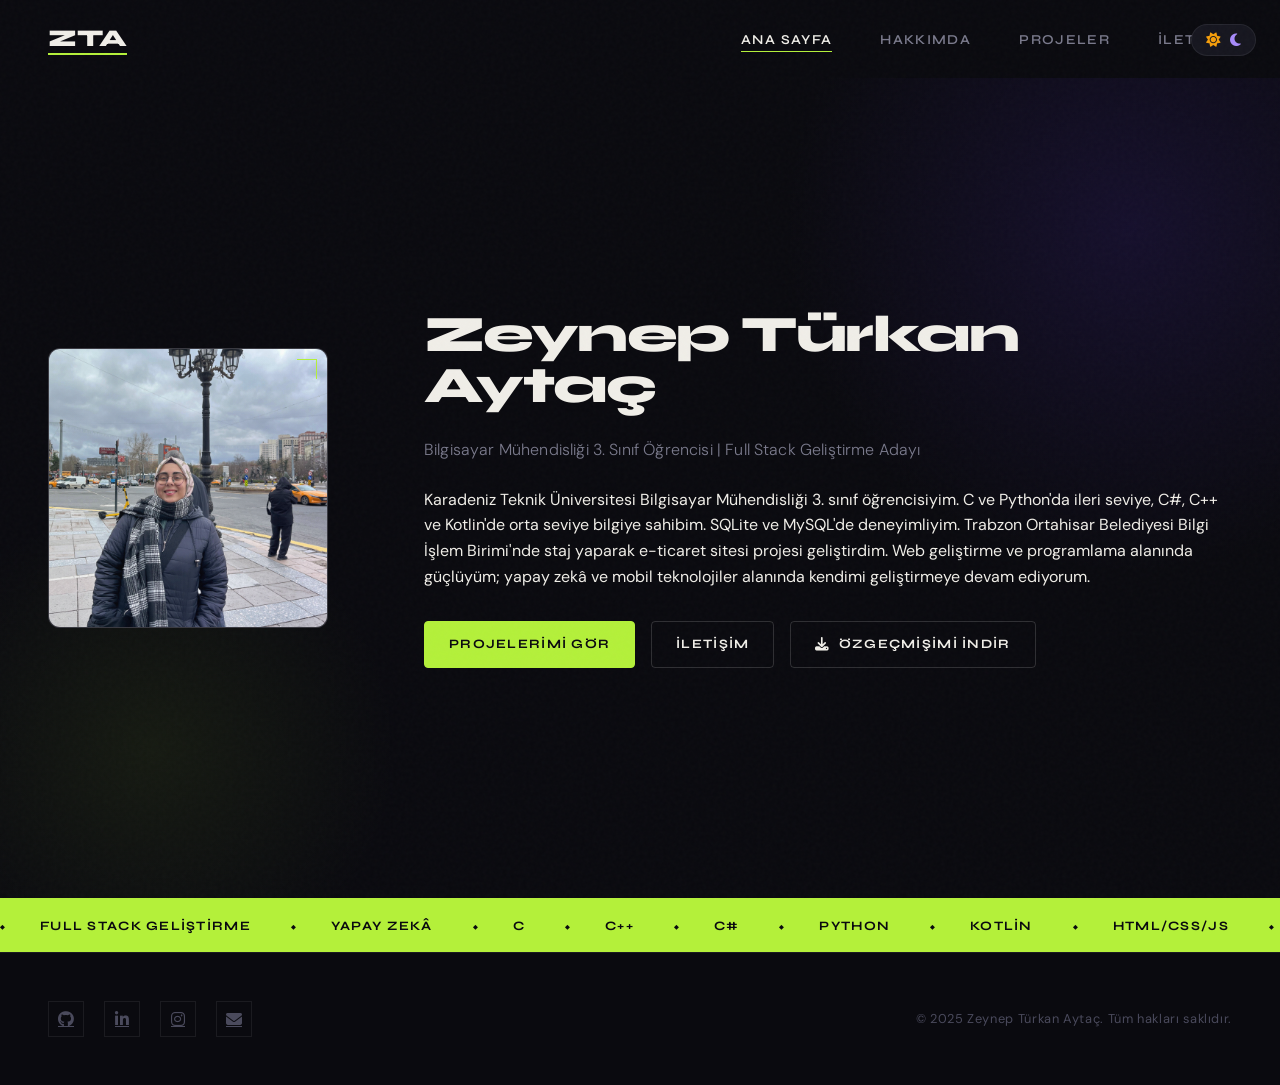
<file: index.html>
<!DOCTYPE html>
<html lang="tr">
<head>
    <meta charset="UTF-8">
    <meta name="viewport" content="width=device-width, initial-scale=1.0, viewport-fit=cover">
    <title>Zeynep Türkan Aytaç | Portfolio</title>
    <!-- FAVICON EKLE -->
    <link rel="icon" type="image/png" href="images/favicon.png">
    <!-- veya .ico için -->
    <link rel="icon" type="image/x-icon" href="images/favicon.png">
    <link rel="stylesheet" href="style.css">
    <!-- Google Fonts -->
    <link href="https://fonts.googleapis.com/css2?family=Inter:opsz,wght@14..32,300;14..32,400;14..32,500;14..32,600;14..32,700&display=swap" rel="stylesheet">
    <!-- Font Awesome Icons -->
    <link rel="stylesheet" href="https://cdnjs.cloudflare.com/ajax/libs/font-awesome/6.5.1/css/all.min.css">
</head>
<body>
    <!-- Navbar -->
    <nav class="navbar">
        <div class="nav-container">
            <div class="logo">
                <a href="index.html">ZTA</a>
            </div>
            <!-- Dark/Light Mode Toggle -->
            <div class="theme-toggle">
                <i class="fa-solid fa-sun"></i>
                <i class="fa-solid fa-moon"></i>
            </div>
            <ul class="nav-links">
                <li><a href="index.html" class="active">Ana Sayfa</a></li>
                <li><a href="hakkimda.html">Hakkımda</a></li>
                <li><a href="projeler.html">Projeler</a></li>
                <li><a href="iletisim.html">İletişim</a></li>
            </ul>
            <div class="hamburger">
                <span></span>
                <span></span>
                <span></span>
            </div>
        </div>
    </nav>

    <!-- Main Content -->
    <main>
        <section class="hero">
            <div class="hero-container">
                <div class="hero-image">
                    <div class="image-placeholder">
                        <img src="images/profil.jpg" alt="Zeynep Türkan Aytaç" onerror="this.src='https://placehold.co/400x400?text=Profil+Fotoğrafı'">
                    </div>
                </div>
                <div class="hero-content">
                    <h1>Zeynep Türkan Aytaç</h1>
                    <p class="hero-title">Bilgisayar Mühendisliği 3. Sınıf Öğrencisi | Full Stack Geliştirme Adayı</p>
                    <p class="hero-description">
                        Karadeniz Teknik Üniversitesi Bilgisayar Mühendisliği 3. sınıf öğrencisiyim. 
                        C ve Python'da ileri seviye, C#, C++ ve Kotlin'de orta seviye bilgiye sahibim. 
                        SQLite ve MySQL'de deneyimliyim. Trabzon Ortahisar Belediyesi Bilgi İşlem Birimi'nde 
                        staj yaparak e-ticaret sitesi projesi geliştirdim. Web geliştirme ve programlama 
                        alanında güçlüyüm; yapay zekâ ve mobil teknolojiler alanında kendimi geliştirmeye devam ediyorum.
                    </p>
                    <div class="hero-buttons">
                        <a href="projeler.html" class="btn btn-primary">Projelerimi Gör</a>
                        <a href="iletisim.html" class="btn btn-secondary">İletişim</a>
                        <a href="files/Zeynep_Turkan_AYTAÇ_Ozgecmis_Dosyasi.pdf" class="btn btn-outline" download>
                        <i class="fas fa-download"></i> Özgeçmişimi İndir
                        </a>    
                    </div>
                </div>
            </div>
        </section>

        <!-- Yatay Kayar İlgi Alanları Şeridi -->
        <div class="ticker-wrapper">
            <div class="ticker">
                <div class="ticker-track">
                    <span>Full Stack Geliştirme</span>
                    <span>Yapay Zekâ</span>
                    <span>C</span>
                    <span>C++</span>
                    <span>C#</span>
                    <span>Python</span>
                    <span>Kotlin</span>
                    <span>HTML/CSS/JS</span>
                    <span>Mobil Programlama</span>
                    <span>Bilgisayar Ağları</span>
                    <!-- Tekrar için aynıları ekleniyor -->
                    <span>Full Stack Geliştirme</span>
                    <span>Yapay Zekâ</span>
                    <span>C</span>
                    <span>C++</span>
                    <span>C#</span>
                    <span>Python</span>
                    <span>Kotlin</span>
                    <span>HTML/CSS/JS</span>
                    <span>Mobil Programlama</span>
                    <span>Bilgisayar Ağları</span>
                </div>
            </div>
        </div>
    </main>

    <!-- Footer -->
    <footer class="footer">
        <div class="footer-container">
            <div class="footer-social">
                <a href="https://github.com/TurkanAYT" target="_blank"><i class="fab fa-github"></i></a>
                <a href="https://www.linkedin.com/in/zeynep-turkan-aytac" target="_blank"><i class="fab fa-linkedin-in"></i></a>
                <a href="https://instagram.com/zeynep61turkan" target="_blank"><i class="fab fa-instagram"></i></a>
                <a href="mailto:zeynepturkanaytac@gmail.com"><i class="fas fa-envelope"></i></a>
            </div>
            <p class="footer-copyright">© 2025 Zeynep Türkan Aytaç. Tüm hakları saklıdır.</p>
        </div>
        <button class="scroll-top" id="scrollTop">
            <i class="fas fa-arrow-up"></i>
        </button>
    </footer>

    <script src="script.js"></script>
</body>
</html>
</file>
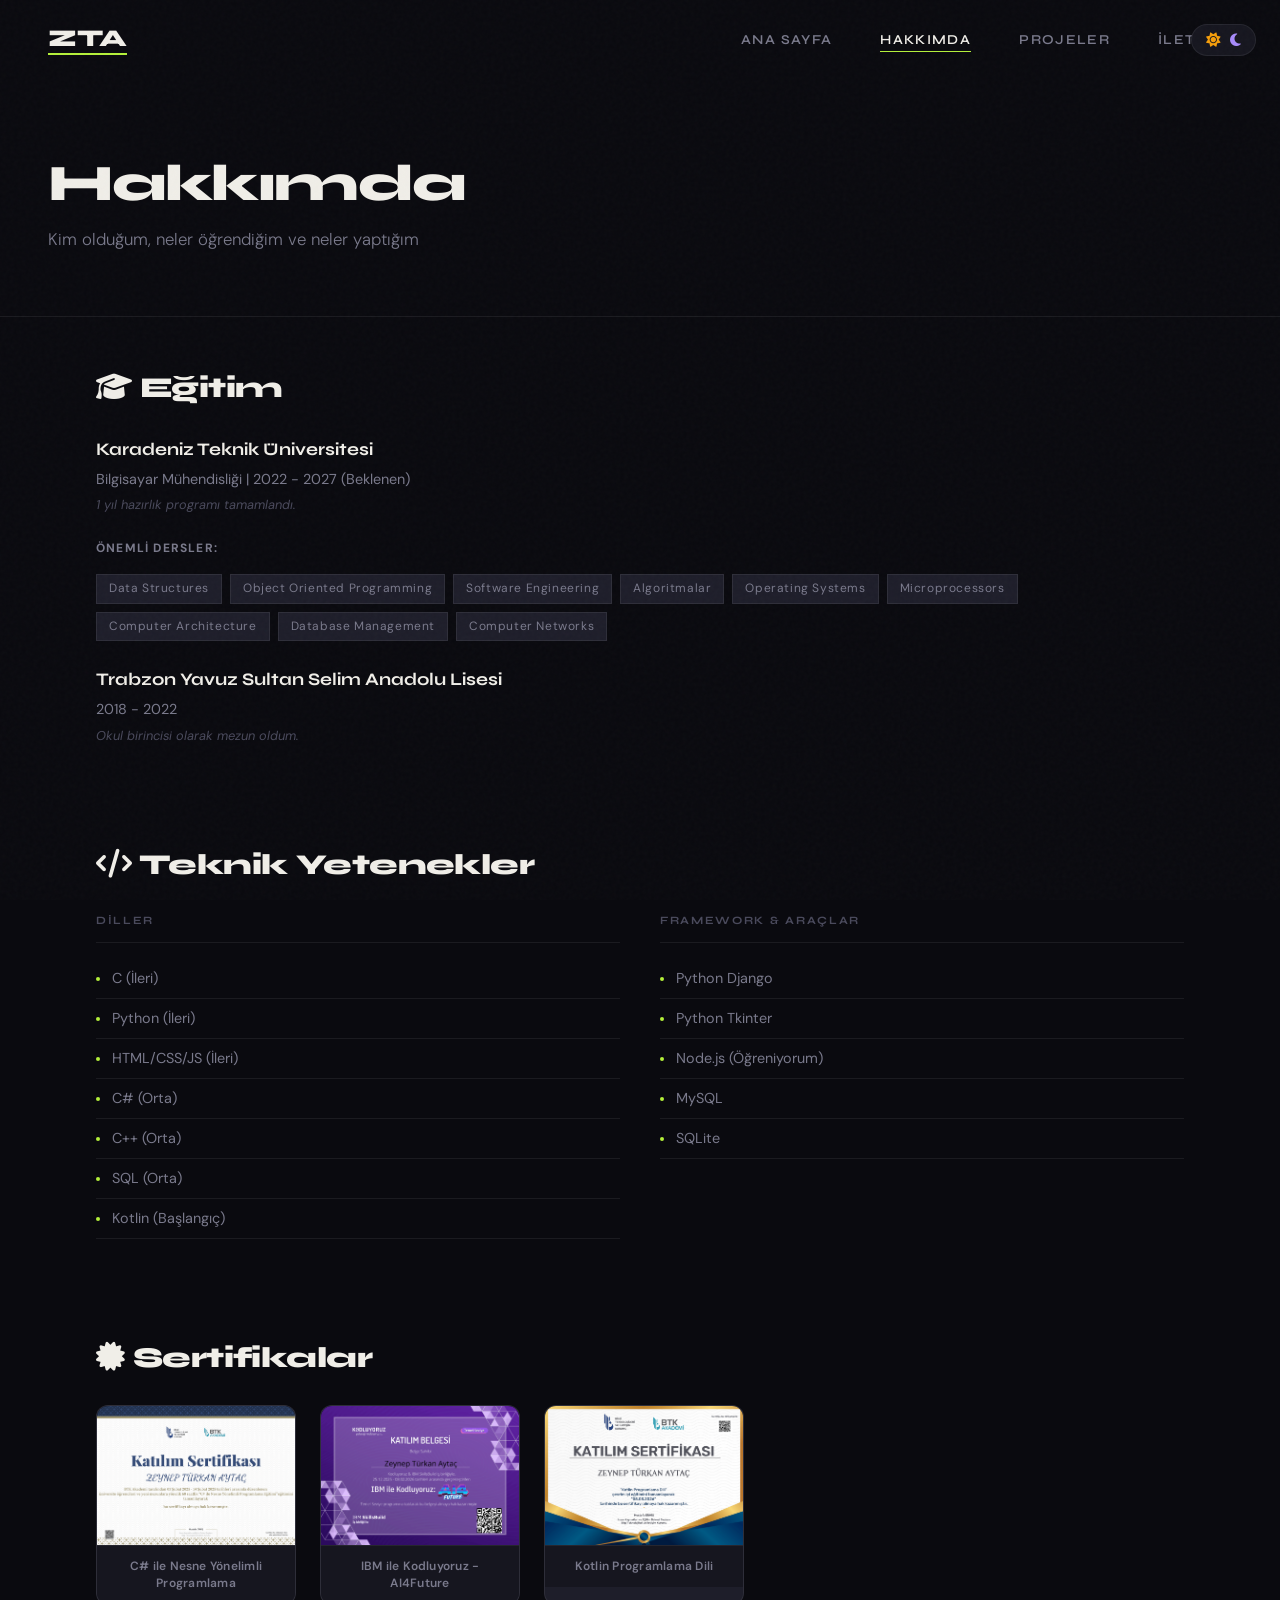
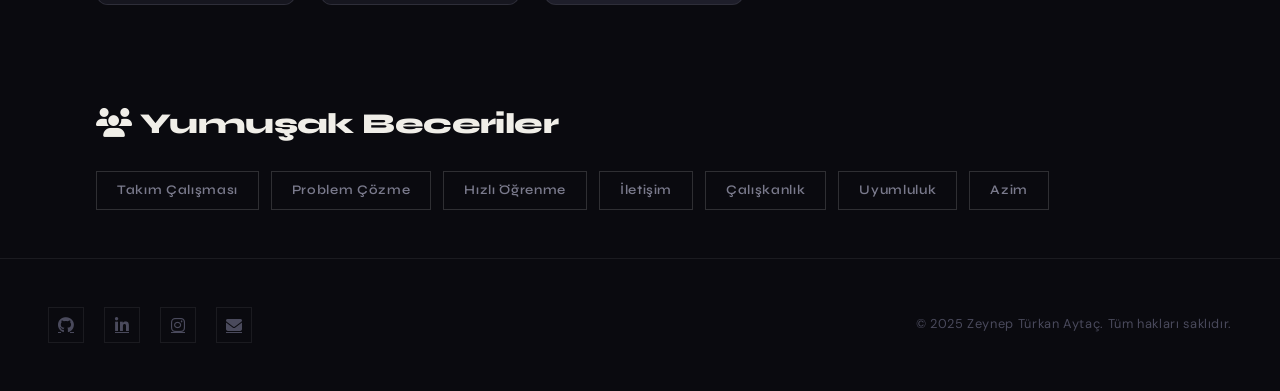
<file: hakkimda.html>
<!DOCTYPE html>
<html lang="tr">
<head>
    <meta charset="UTF-8">
    <meta name="viewport" content="width=device-width, initial-scale=1.0">
    <title>Hakkımda | Zeynep Türkan Aytaç</title>
    <!-- FAVICON EKLE -->
    <link rel="icon" type="image/png" href="images/favicon.png">
    <!-- veya .ico için -->
    <link rel="icon" type="image/x-icon" href="images/favicon.png">
    <link rel="stylesheet" href="style.css">
    <link href="https://fonts.googleapis.com/css2?family=Inter:opsz,wght@14..32,300;14..32,400;14..32,500;14..32,600;14..32,700&display=swap" rel="stylesheet">
    <link rel="stylesheet" href="https://cdnjs.cloudflare.com/ajax/libs/font-awesome/6.5.1/css/all.min.css">
</head>
<body>
    <!-- Navbar -->
    <nav class="navbar">
        <div class="nav-container">
            <div class="logo">
                <a href="index.html">ZTA</a>
            </div>
            <!-- Dark/Light Mode Toggle -->
            <div class="theme-toggle">
                <i class="fa-solid fa-sun"></i>
                <i class="fa-solid fa-moon"></i>
            </div>
            <ul class="nav-links">
                <li><a href="index.html">Ana Sayfa</a></li>
                <li><a href="hakkimda.html" class="active">Hakkımda</a></li>
                <li><a href="projeler.html">Projeler</a></li>
                <li><a href="iletisim.html">İletişim</a></li>
            </ul>
            <div class="hamburger">
                <span></span>
                <span></span>
                <span></span>
            </div>
        </div>
    </nav>

    <main>
        <section class="page-header">
            <div class="container">
                <h1>Hakkımda</h1>
                <p>Kim olduğum, neler öğrendiğim ve neler yaptığım</p>
            </div>
        </section>

        <section class="about-section">
            <div class="container">
                <!-- Eğitim -->
                <div class="about-card">
                    <h2><i class="fas fa-graduation-cap"></i> Eğitim</h2>
                    <div class="about-item">
                        <h3>Karadeniz Teknik Üniversitesi</h3>
                        <p class="sub">Bilgisayar Mühendisliği | 2022 - 2027 (Beklenen)</p>
                        <p class="sub-note">1 yıl hazırlık programı tamamlandı.</p>
                    </div>
                    <div class="courses">
                        <h4>Önemli Dersler:</h4>
                        <div class="course-list">
                            <span>Data Structures</span><span>Object Oriented Programming</span><span>Software Engineering</span>
                            <span>Algoritmalar</span><span>Operating Systems</span><span>Microprocessors</span>
                            <span>Computer Architecture</span><span>Database Management</span><span>Computer Networks</span>
                        </div>
                    </div>
                    <br>
                    <div class="about-item">
                        <h3>Trabzon Yavuz Sultan Selim Anadolu Lisesi</h3>
                        <p class="sub">2018 - 2022</p>
                        <p class="sub-note">Okul birincisi olarak mezun oldum.</p>
                    </div>
                </div>

                <!-- Teknik Yetenekler -->
                <div class="about-card">
                    <h2><i class="fas fa-code"></i> Teknik Yetenekler</h2>
                    <div class="skills-grid">
                        <div class="skill-cat">
                            <h3>Diller</h3>
                            <ul>
                                <li>C (İleri)</li>
                                <li>Python (İleri)</li>
                                <li>HTML/CSS/JS (İleri)</li>
                                <li>C# (Orta)</li>
                                <li>C++ (Orta)</li>
                                <li>SQL (Orta)</li>
                                <li>Kotlin (Başlangıç)</li>
                            </ul>
                        </div>
                        <div class="skill-cat">
                            <h3>Framework & Araçlar</h3>
                            <ul>
                                <li>Python Django</li>
                                <li>Python Tkinter</li>
                                <li>Node.js (Öğreniyorum)</li>
                                <li>MySQL</li>
                                <li>SQLite</li>
                            </ul>
                        </div>
                    </div>
                </div>

                <!-- Sertifikalar -->
                <div class="about-card">
                    <h2><i class="fas fa-certificate"></i> Sertifikalar</h2>
                    <div class="certificates-grid">
                        <div class="certificate-item">
                            <div class="certificate-image">
                                <img src="images/certificates/csharp-oop.jpg" alt="C# ile Nesne Yönelimli Programlama">
                            </div>
                            <p class="certificate-title">C# ile Nesne Yönelimli Programlama</p>
                        </div>
                        
                        <div class="certificate-item">
                            <div class="certificate-image">
                                <img src="images/certificates/ibm-ai4future.jpg" alt="IBM AI4Future">
                            </div>
                            <p class="certificate-title">IBM ile Kodluyoruz - AI4Future</p>
                        </div>
                        
                        <div class="certificate-item">
                            <div class="certificate-image">
                                <img src="images/certificates/kotlin.jpg" alt="Kotlin Programlama Dili">
                            </div>
                            <p class="certificate-title">Kotlin Programlama Dili</p>
                        </div>
                    </div>
                </div>

                <!-- Yumuşak Beceriler -->
                <div class="about-card">
                    <h2><i class="fas fa-users"></i> Yumuşak Beceriler</h2>
                    <div class="soft-skills">
                        <span>Takım Çalışması</span><span>Problem Çözme</span><span>Hızlı Öğrenme</span>
                        <span>İletişim</span><span>Çalışkanlık</span><span>Uyumluluk</span><span>Azim</span>
                    </div>
                </div>
            </div>
        </section>
    </main>

    <footer class="footer">
        <div class="footer-container">
            <div class="footer-social">
                <a href="https://github.com/TurkanAYT" target="_blank"><i class="fab fa-github"></i></a>
                <a href="https://www.linkedin.com/in/zeynep-turkan-aytac" target="_blank"><i class="fab fa-linkedin-in"></i></a>
                <a href="https://instagram.com/zeynep61turkan" target="_blank"><i class="fab fa-instagram"></i></a>
                <a href="mailto:zeynepturkanaytac@gmail.com"><i class="fas fa-envelope"></i></a>
            </div>
            <p class="footer-copyright">© 2025 Zeynep Türkan Aytaç. Tüm hakları saklıdır.</p>
        </div>
        <button class="scroll-top" id="scrollTop"><i class="fas fa-arrow-up"></i></button>
    </footer>

    <script src="script.js"></script>
</body>
</html>
</file>
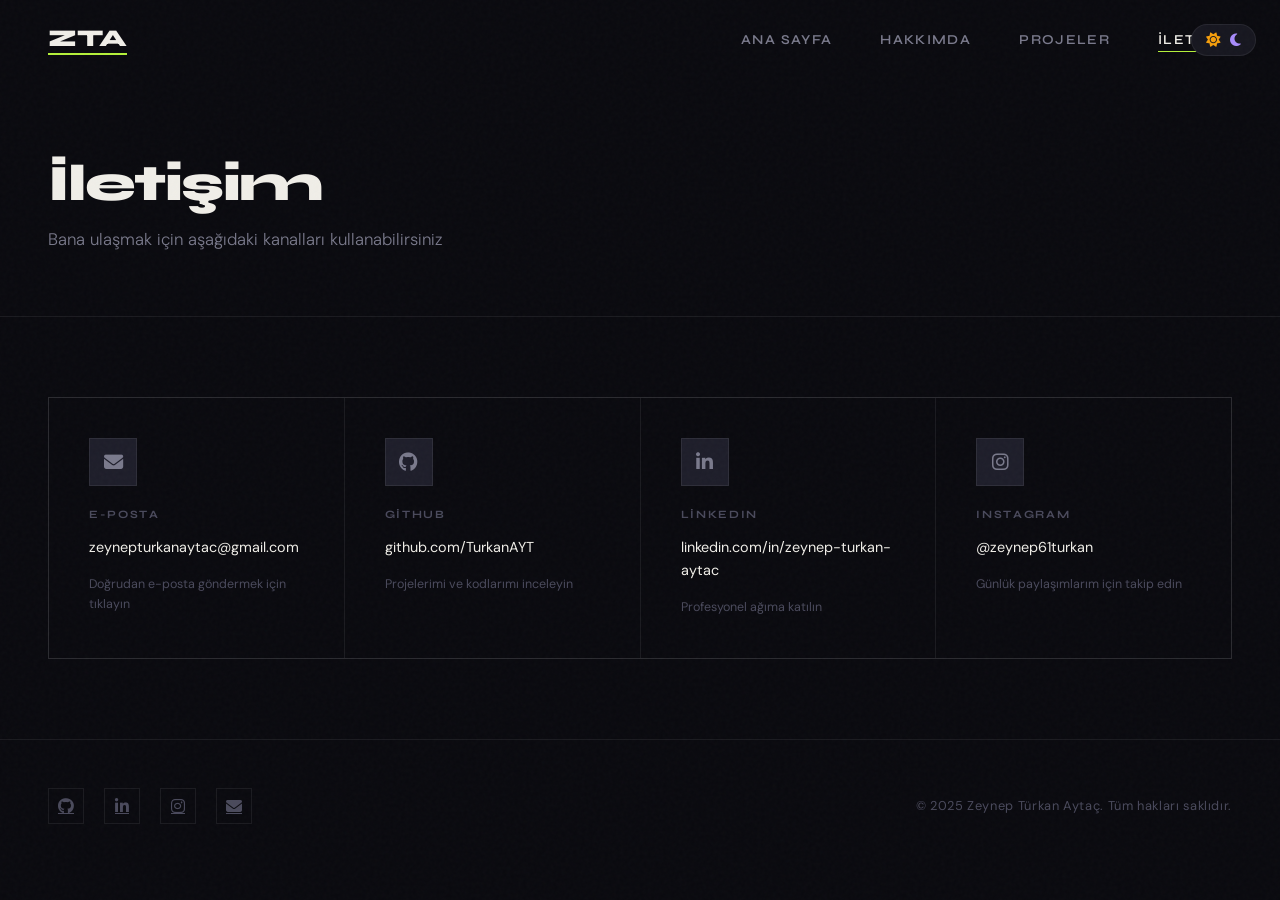
<file: iletisim.html>
<!DOCTYPE html>
<html lang="tr">
<head>
    <meta charset="UTF-8">
    <meta name="viewport" content="width=device-width, initial-scale=1.0">
    <title>İletişim | Zeynep Türkan Aytaç</title>
    <!-- FAVICON EKLE -->
    <link rel="icon" type="image/png" href="images/favicon.png">
    <!-- veya .ico için -->
    <link rel="icon" type="image/x-icon" href="images/favicon.png">
    <link rel="stylesheet" href="style.css">
    <link href="https://fonts.googleapis.com/css2?family=Inter:opsz,wght@14..32,300;14..32,400;14..32,500;14..32,600;14..32,700&display=swap" rel="stylesheet">
    <link rel="stylesheet" href="https://cdnjs.cloudflare.com/ajax/libs/font-awesome/6.5.1/css/all.min.css">
</head>
<body>
    <!-- Navbar -->
    <nav class="navbar">
        <div class="nav-container">
            <div class="logo">
                <a href="index.html">ZTA</a>
            </div>
            <!-- Dark/Light Mode Toggle -->
            <div class="theme-toggle">
                <i class="fa-solid fa-sun"></i>
                <i class="fa-solid fa-moon"></i>
            </div>
            <ul class="nav-links">
                <li><a href="index.html">Ana Sayfa</a></li>
                <li><a href="hakkimda.html">Hakkımda</a></li>
                <li><a href="projeler.html">Projeler</a></li>
                <li><a href="iletisim.html" class="active">İletişim</a></li>
            </ul>
            <div class="hamburger">
                <span></span>
                <span></span>
                <span></span>
            </div>
        </div>
    </nav>

    <main>
        <section class="page-header">
            <div class="container">
                <h1>İletişim</h1>
                <p>Bana ulaşmak için aşağıdaki kanalları kullanabilirsiniz</p>
            </div>
        </section>

        <section class="contact-section">
            <div class="container">
                <div class="contact-cards">
                    <!-- Email -->
                    <div class="contact-card">
                        <div class="contact-icon"><i class="fas fa-envelope"></i></div>
                        <h3>E-posta</h3>
                        <a href="mailto:zeynepturkanaytac@gmail.com">zeynepturkanaytac@gmail.com</a>
                        <p class="contact-note">Doğrudan e-posta göndermek için tıklayın</p>
                    </div>

                    <!-- GitHub -->
                    <div class="contact-card">
                        <div class="contact-icon"><i class="fab fa-github"></i></div>
                        <h3>GitHub</h3>
                        <a href="https://github.com/TurkanAYT" target="_blank">github.com/TurkanAYT</a>
                        <p class="contact-note">Projelerimi ve kodlarımı inceleyin</p>
                    </div>

                    <!-- LinkedIn -->
                    <div class="contact-card">
                        <div class="contact-icon"><i class="fab fa-linkedin-in"></i></div>
                        <h3>LinkedIn</h3>
                        <a href="https://www.linkedin.com/in/zeynep-turkan-aytac" target="_blank">linkedin.com/in/zeynep-turkan-aytac</a>
                        <p class="contact-note">Profesyonel ağıma katılın</p>
                    </div>

                    <!-- Instagram -->
                    <div class="contact-card">
                        <div class="contact-icon"><i class="fab fa-instagram"></i></div>
                        <h3>Instagram</h3>
                        <a href="https://instagram.com/zeynep61turkan" target="_blank">@zeynep61turkan</a>
                        <p class="contact-note">Günlük paylaşımlarım için takip edin</p>
                    </div>
                </div>
            </div>
        </section>
    </main>

    <footer class="footer">
        <div class="footer-container">
            <div class="footer-social">
                <a href="https://github.com/TurkanAYT" target="_blank"><i class="fab fa-github"></i></a>
                <a href="https://www.linkedin.com/in/zeynep-turkan-aytac" target="_blank"><i class="fab fa-linkedin-in"></i></a>
                <a href="https://instagram.com/zeynep61turkan" target="_blank"><i class="fab fa-instagram"></i></a>
                <a href="mailto:zeynepturkanaytac@gmail.com"><i class="fas fa-envelope"></i></a>
            </div>
            <p class="footer-copyright">© 2025 Zeynep Türkan Aytaç. Tüm hakları saklıdır.</p>
        </div>
        <button class="scroll-top" id="scrollTop"><i class="fas fa-arrow-up"></i></button>
    </footer>

    <script src="script.js"></script>
</body>
</html>
</file>
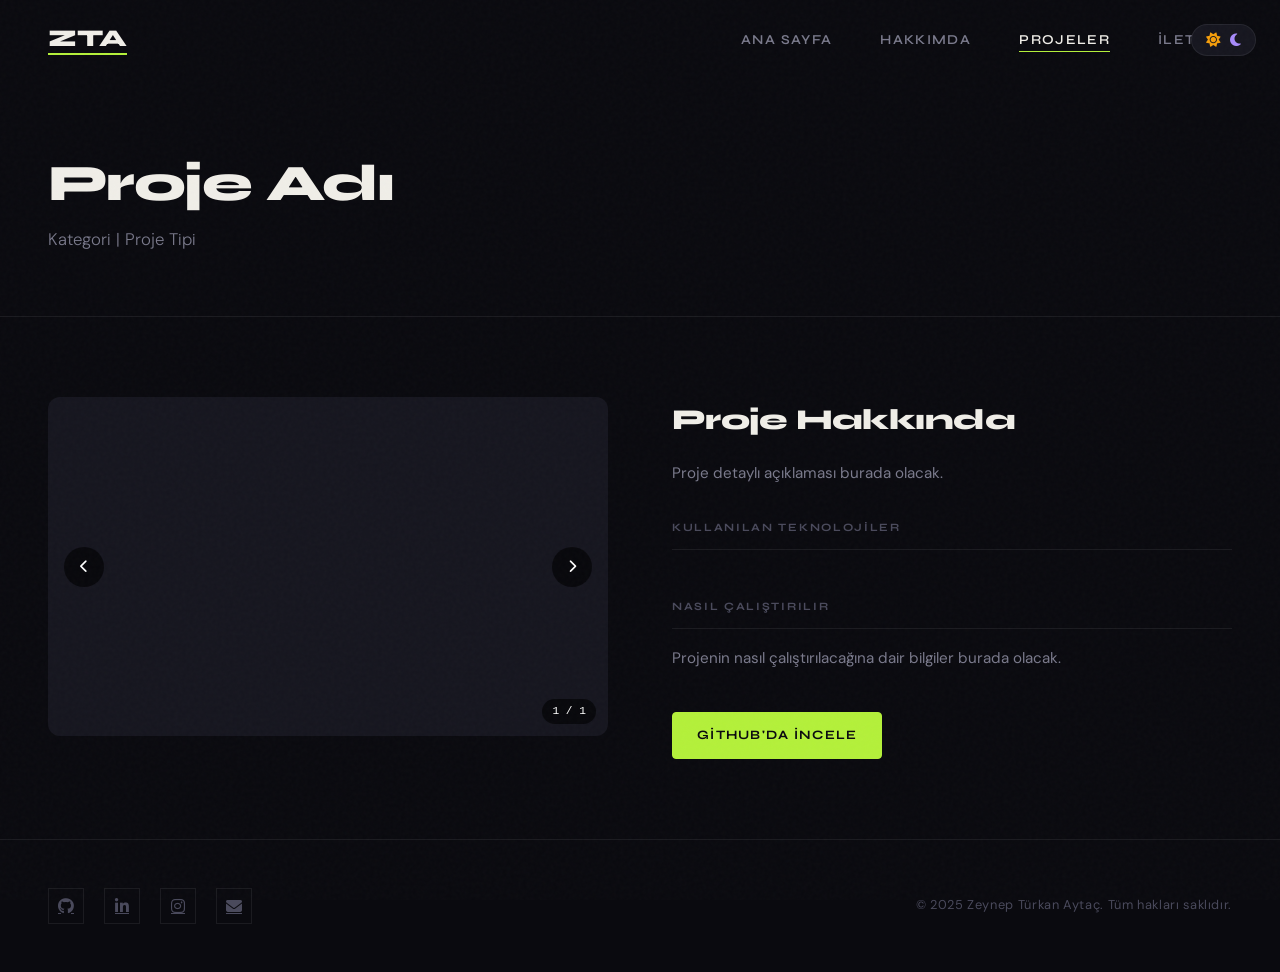
<file: proje-detay.html>
<!DOCTYPE html>
<html lang="tr">
<head>
    <meta charset="UTF-8">
    <meta name="viewport" content="width=device-width, initial-scale=1.0">
    <title>Proje Detay | Zeynep Türkan Aytaç</title>
    <!-- FAVICON EKLE -->
    <link rel="icon" type="image/png" href="images/favicon.png">
    <!-- veya .ico için -->
    <link rel="icon" type="image/x-icon" href="images/favicon.png">
    <link rel="stylesheet" href="style.css">
    <link href="https://fonts.googleapis.com/css2?family=Inter:opsz,wght@14..32,300;14..32,400;14..32,500;14..32,600;14..32,700&display=swap" rel="stylesheet">
    <link rel="stylesheet" href="https://cdnjs.cloudflare.com/ajax/libs/font-awesome/6.5.1/css/all.min.css">
</head>
<body>
    <!-- Navbar -->
    <nav class="navbar">
        <div class="nav-container">
            <div class="logo">
                <a href="index.html">ZTA</a>
            </div>
            <!-- Dark/Light Mode Toggle -->
            <div class="theme-toggle">
                <i class="fa-solid fa-sun"></i>
                <i class="fa-solid fa-moon"></i>
            </div>
            <ul class="nav-links">
                <li><a href="index.html">Ana Sayfa</a></li>
                <li><a href="hakkimda.html">Hakkımda</a></li>
                <li><a href="projeler.html" class="active">Projeler</a></li>
                <li><a href="iletisim.html">İletişim</a></li>
            </ul>
            <div class="hamburger">
                <span></span>
                <span></span>
                <span></span>
            </div>
        </div>
    </nav>

    <main>
        <section class="page-header">
            <div class="container">
                <h1 id="projeAdi">Proje Adı</h1>
                <p id="projeKategori">Kategori | Proje Tipi</p>
            </div>
        </section>

        <section class="project-detail-section">
            <div class="container">
                <div class="project-detail-grid">
                    <!-- Video/Resim Slider Alanı -->
                    <div class="project-detail-image">
                        <div class="slider-container">
                            <div class="slider-main" id="sliderMain">
                                <!-- Dinamik olarak içerik eklenecek -->
                            </div>
                            <button class="slider-btn prev" id="prevBtn">
                                <i class="fas fa-chevron-left"></i>
                            </button>
                            <button class="slider-btn next" id="nextBtn">
                                <i class="fas fa-chevron-right"></i>
                            </button>
                            <div class="slider-dots" id="sliderDots"></div>
                            <div class="slider-counter" id="sliderCounter">1 / 1</div>
                        </div>
                    </div>
                    <div class="project-detail-content">
                        <h2>Proje Hakkında</h2>
                        <p id="projeAciklama">Proje detaylı açıklaması burada olacak.</p>
                        
                        <h3>Kullanılan Teknolojiler</h3>
                        <div class="detail-tech" id="projeTeknolojiler"></div>
                        
                        <h3>Nasıl Çalıştırılır</h3>
                        <p id="projeCalistirma">Projenin nasıl çalıştırılacağına dair bilgiler burada olacak.</p>
                        
                        <div class="project-links" id="projeLinkler">
                            <a href="#" class="btn btn-primary" id="githubLink" target="_blank">GitHub'da İncele</a>
                        </div>
                    </div>
                </div>
            </div>
        </section>
    </main>

    <footer class="footer">
        <div class="footer-container">
            <div class="footer-social">
                <a href="https://github.com/TurkanAYT" target="_blank"><i class="fab fa-github"></i></a>
                <a href="https://www.linkedin.com/in/zeynep-turkan-aytac" target="_blank"><i class="fab fa-linkedin-in"></i></a>
                <a href="https://instagram.com/zeynep61turkan" target="_blank"><i class="fab fa-instagram"></i></a>
                <a href="mailto:zeynepturkanaytac@gmail.com"><i class="fas fa-envelope"></i></a>
            </div>
            <p class="footer-copyright">© 2025 Zeynep Türkan Aytaç. Tüm hakları saklıdır.</p>
        </div>
        <button class="scroll-top" id="scrollTop"><i class="fas fa-arrow-up"></i></button>
    </footer>

    <script src="script.js"></script>
    <script>
        // URL'den proje ID'sini al
        const urlParams = new URLSearchParams(window.location.search);
        const projeId = urlParams.get('id');
        
        // Proje veritabanı (burayı script.js'den alıyoruz)
        const projeDetaylari = {
            findora: {
                ad: "FINDORA – Kayıp Eşya Bulma Platformu",
                kategori: "Web | Okul Ödevi",
                aciklama: "FINDORA, kullanıcıların kaybettikleri eşyaları bildirebilecekleri ve bulan kişilerin sahipleri ile iletişime geçebilecekleri web tabanlı bir platformdur. Proje kapsamında kullanıcı girişi, ilan oluşturma, arama filtreleme ve mesajlaşma özellikleri geliştirilmiştir. Django framework'ü ile hızlı prototipleme yapılmış, SQLite ile veritabanı yönetimi sağlanmıştır.",
                calistirma: "=== KURULUM ADIMLARI ===\n\n1. Python ve Django kurulu olmalı.\n2. Projeyi klonlayın: git clone [repo-url]\n3. Sanal ortam oluşturun: python -m venv venv\n4. Gerekli paketleri yükleyin: pip install -r requirements.txt\n5. Veritabanı migrasyonlarını çalıştırın: python manage.py migrate\n6. Sunucuyu başlatın: python manage.py runserver (eğer default olan 8000 port'u çalışırken hata verirse python manage.py runserver 8080 gibi farklı bir port deneyin)\n7. Tarayıcıda http://localhost:8000/ (veya seçtiğiniz port) adresine gidin.",
                teknolojiler: ["Python", "Django", "SQLite", "HTML5", "CSS3", "JavaScript"],
                github: "https://github.com/TurkanAYT/findora",
                medyalar:
                [
                    {type: "image", src: "images/findora1.jpg", alt: "FINDORA Ana Sayfa"},
                    {type: "image", src: "images/findora2.jpg", alt: "FINDORA İlan Oluşturma"},
                    {type: "image", src: "images/findora3.jpg", alt: "FINDORA Arama Sonuçları"},
                    {type: "image", src: "images/findora4.jpg", alt: "FINDORA Detay Sayfası"},
                    {type: "image", src: "images/findora5.jpg", alt: "FINDORA Mesajlaşma Ekranı"},
                    {type: "image", src: "images/findora6.jpg", alt: "FINDORA Admin Paneli"}
                ]
            },
            kentpazari: {
                ad: "Ortahisar Kent Yemek Dijital Pazarı",
                kategori: "Web | Staj Projesi",
                aciklama: "Trabzon Ortahisar Belediyesi Bilgi İşlem Birimi'nde staj yaparken geliştirdiğim e-ticaret platformudur. Yöresel lezzetlerden hediyelik eşyalara kadar ürünlerin çevrim içi görüntülenip sipariş edilebildiği, admin paneli ile stok ve sipariş takibinin yapıldığı tam kapsamlı bir sistemdir.",
                calistirma: "=== KURULUM ADIMLARI ===\n\n1. MySQL Kurulumu:\n- https://dev.mysql.com/downloads/installer/ adresinden MySQL Installer indir\n- 'Developer Default' kurulum tipini seç\n- Root şifre belirle (not et!)\n- MySQL Workbench ile 'CREATE DATABASE kent_pazari;' komutunu çalıştır\n\n2. Django Projesi:\n- pip install django mysqlclient\n- git clone [proje-adresi]\n- cd kent-pazari\n\n3. settings.py düzenle:\nDATABASES = {\n    'default': {\n        'ENGINE': 'django.db.backends.mysql',\n        'NAME': 'kent_pazari',\n        'USER': 'root',\n        'PASSWORD': 'sifreniz',\n        'HOST': 'localhost',\n        'PORT': '3306',\n    }\n}\n\n4. Migrate & Run:\n- python manage.py makemigrations\n- python manage.py migrate\n- python manage.py createsuperuser\n- python manage.py runserver\n\n5. http://127.0.0.1:8000 adresine git. (eğer default olan 8000 port'u çalışırken hata verirse python manage.py runserver 8080 gibi farklı bir port deneyin) ",
                teknolojiler: ["Python", "Django", "MySQL", "HTML5", "CSS3", "Bootstrap", "JavaScript"],
                github: "https://github.com/TurkanAYT/Ortahisar-Kent-Yemek-Dijital-Pazar-",
                medyalar: [
                    {type: "video", src: "images/kentyemek_video.mp4" },
                    {type: "image", src: "images/kentyemek1.jpg", alt: "Kent Yemek Ana Sayfa"},
                    {type: "image", src: "images/kentyemek2.jpg", alt: "Kent Yemek Ürün Detay"},
                    {type: "image", src: "images/kentyemek3.jpg", alt: "Kent Yemek Admin Paneli"}
                ]
            },
            bizemesaj: {
                ad: "Bize Mesaj – Çok Kullanıcılı Güvenli Sohbet Uygulaması",
                kategori: "Güvenlik | Okul Ödevi",
                aciklama: "LSB steganografi ile görsele gömülü parola ile kimlik doğrulama, DES şifreleme ve çevrimdışı mesaj desteği sunan çok kullanıcılı bir sohbet uygulamasıdır. Socket programlama ile gerçek zamanlı mesajlaşma sağlanmıştır.",
                calistirma: "1. Python yüklü olmalı.\n2. Gerekli kütüphaneler: tkinter, socket, threading, Crypto (pycryptodome), PIL\n3. server ve client klasörleri için ayrı ayrı terminaller açın.\n4. server için açtığınız terminale sırası ile şu kodları girin:\n   - Set-ExecutionPolicy Unrestricted -Scope CurrentUser\n   - .\.venv\Scripts\activate\n - pip install django requests pillow pycryptodome\n - pip install djangorestframework\n - python manage.py runserver 8001\n5. client için açtığınız terminale sırası ile şu kodları girin:\n   - Set-ExecutionPolicy Unrestricted -Scope CurrentUser\n   - ..\server\.venv\Scripts\activate\n - python client.py\n6. Açılan client uygulamasında kullanıcı adı, parola ile giriş yapın. (eğer hesabınız yoksa kayıt olunuz.)\n7. Yine client klasörü için başka bir terminalde ikinci bir client çalıştırarak farklı bir kullanıcı adı ve o kullanıcının parolası ile giriş yapın.\n8. İki client arasında güvenli bir şekilde mesajlaşmaya başlayabilirsiniz.",
                teknolojiler: ["Python", "Tkinter", "DES Şifreleme", "LSB Steganografi", "Socket Programlama"],
                github: "https://github.com/TurkanAYT/bize_mesaj",
                medyalar: [
                    { type: "image", src: "images/bize-mesaj1.jpg" },
                    { type: "image", src: "images/bize-mesaj2.jpg" },
                    { type: "image", src: "images/bize-mesaj3.jpg" },
                    { type: "image", src: "images/bize-mesaj4.jpg" },
                    { type: "image", src: "images/bize-mesaj5.jpg" },
                    { type: "image", src: "images/bize-mesaj6.jpg" }
                ]
            },
            neurolab: {
                ad: "NeuroLab – Yapay Sinir Ağı Eğitim Projesi",
                kategori: "Yapay Zeka | Okul Ödevi",
                aciklama: "Tek ve çok katmanlı sinir ağları ile sınıflandırma/regresyon problemlerini 2B uzayda görselleştiren, MNIST rakam tanıma ve oto-kodlayıcı ile transfer öğrenme deneylerini içeren bir masaüstü uygulamasıdır.",
                calistirma: "=== PROJEYİ ÇALIŞTIRMAK İÇİN ===\n\n1. Gereksinimler:\n   - Visual Studio 2019 veya daha yeni bir sürüm\n   - C++ geliştirme araçları (Desktop development with C++)\n\n2. Projeyi Açma:\n   - 'MnisYSAProjesi' klasörüne gidin\n   - İçindeki .sln (Solution) dosyasını çift tıklayarak Visual Studio ile açın\n\n3. Derleme ve Çalıştırma:\n   - Visual Studio'da F5 tuşuna basın veya 'Yerel Windows Hata Ayıklayıcısı' butonuna tıklayın\n   - Veya menüden: Derleme > Çözümü Derle (Build > Build Solution)\n\n4. Farklı Ağ Mimarilerini Denemek İçin:\n   - 'Tek Katmanlı Ağ (Single Layer FCN)' klasörü -> .sln dosyasını açın\n   - 'Çok Katmanlı Ağ (Multi Layer FCN)' klasörü -> .sln dosyasını açın\n   - Her biri ayrı bir Visual Studio projesidir, istediğinizi ayrı ayrı çalıştırabilirsiniz\n\n5. Not:\n   - MNIST veri seti proje içinde hazır olarak gelmektedir, ayrıca indirmenize gerek yoktur\n   - İlk çalıştırmada derleme süresi 1-2 dakika sürebilir",
                teknolojiler: ["C++", "Yapay Sinir Ağları", "MNIST", "2D Görselleştirme"],
                github: "#",
                medyalar: [
                    { type: "image", src: "images/neurolab1.jpg" },
                    { type: "image", src: "images/neurolab2.jpg" },
                    { type: "image", src: "images/neurolab3.jpg" },
                    { type: "image", src: "images/neurolab4.jpg" },
                    { type: "image", src: "images/neurolab5.jpg" },
                    { type: "image", src: "images/neurolab6.jpg" },
                    { type: "image", src: "images/neurolab7.jpg" },
                    { type: "image", src: "images/neurolab8.jpg" },
                    { type: "image", src: "images/neurolab9.jpg" }
                ]
            },
            reyetap: {
                ad: "ReYeTaP – Restoran Yemek Takip Sistemi (ZEDA Sepeti)",
                kategori: "Sistem | Okul Ödevi",
                aciklama: "Müşteri, Restoran ve Mutfak olmak üzere üç ayrı uygulamadan oluşan restoran yönetim sistemidir. Sipariş takibi, analiz raporları ve aşçı kuyruk mantığı ile hazırlanma süresi hesaplama özelliklerini içerir. (kuyruk yapısı henüz tam anlamıyla gerçekleştirilememiştir. en kısa sürede tamamlanacaktır.)",
                calistirma: "1. C derleyicisi (gcc) kurulu olmalı.\n2. Klasörleri açarak bin\\Debug klasörüne girin.\n3. Her uygulama için ayrı ayrı exe'ler bulunmaktadır. Onları çalıştırabilirsiniz.",
                teknolojiler: ["C", "POSIX Threads", "Kuyruk Yapıları", "IPC"],
                github: "https://github.com/TurkanAYT/ZEDAsepeti",
                medyalar: [
                    { type: "image", src: "images/reyetap1.jpg" },
                    { type: "image", src: "images/reyetap2.jpg" },
                    { type: "image", src: "images/reyetap3.jpg" },
                    { type: "image", src: "images/reyetap4.jpg" },
                    { type: "image", src: "images/reyetap5.jpg" },
                    { type: "image", src: "images/reyetap6.jpg" },
                    { type: "image", src: "images/reyetap7.jpg" },
                    { type: "image", src: "images/reyetap8.jpg" },
                    { type: "image", src: "images/reyetap9.jpg" },
                    { type: "image", src: "images/reyetap10.jpg" },
                    { type: "image", src: "images/reyetap11.jpg" },
                    { type: "image", src: "images/reyetap12.jpg" },
                    { type: "image", src: "images/reyetap13.jpg" },
                    { type: "image", src: "images/reyetap14.jpg" }
                ]
            }
        };
        
        let currentMedya = [];
        let currentIndex = 0;
        let currentVideo = null;  // video elementini takip et
        
        if(projeId && projeDetaylari[projeId]) {
            const proje = projeDetaylari[projeId];
            document.getElementById('projeAdi').textContent = proje.ad;
            document.getElementById('projeKategori').textContent = proje.kategori;
            document.getElementById('projeAciklama').textContent = proje.aciklama;
            document.getElementById('projeCalistirma').textContent = proje.calistirma;
            
            const techContainer = document.getElementById('projeTeknolojiler');
            techContainer.innerHTML = proje.teknolojiler.map(tech => `<span class="tech-tag">${tech}</span>`).join('');
            
            const githubLink = document.getElementById('githubLink');
            if(proje.github && proje.github !== '#') {
                githubLink.href = proje.github;
                githubLink.innerHTML = '<i class="fab fa-github"></i> GitHub\'da İncele';
                githubLink.style.opacity = '1';
                githubLink.style.cursor = 'pointer';
            } else {
                githubLink.href = 'javascript:void(0);';
                githubLink.innerHTML = '<i class="fas fa-clock"></i> Link Henüz Hazır Değil';
                githubLink.style.opacity = '0.6';
                githubLink.style.cursor = 'not-allowed';
                githubLink.removeAttribute('target');
            }
            
            currentMedya = proje.medyalar || [{ type: "image", src: "images/placeholder.jpg" }];
            setupSlider();
        }
        
        function setupSlider() {
            const sliderMain = document.getElementById('sliderMain');
            const prevBtn = document.getElementById('prevBtn');
            const nextBtn = document.getElementById('nextBtn');
            const sliderDots = document.getElementById('sliderDots');
            const sliderCounter = document.getElementById('sliderCounter');
            
            function updateSlider() {
                const medya = currentMedya[currentIndex];
                sliderMain.innerHTML = '';
                
                if(medya.type === 'video') {
                    const videoElement = document.createElement('video');
                    videoElement.src = medya.src;
                    videoElement.poster = medya.poster || '';
                    videoElement.controls = true;
                    videoElement.autoplay = false;
                    videoElement.style.width = '100%';
                    videoElement.style.height = '100%';
                    videoElement.style.objectFit = 'contain';
                    videoElement.style.backgroundColor = 'var(--bg2)';
                    sliderMain.appendChild(videoElement);
                    currentVideo = videoElement;
                } else {
                    const imgElement = document.createElement('img');
                    imgElement.src = medya.src;
                    imgElement.alt = `Proje Görseli ${currentIndex + 1}`;
                    imgElement.onerror = function() {
                        this.src = 'https://placehold.co/800x500?text=Görsel+Hazırlanıyor';
                    };
                    sliderMain.appendChild(imgElement);
                    currentVideo = null;
                }
                
                sliderCounter.textContent = `${currentIndex + 1} / ${currentMedya.length}`;
                
                const dots = document.querySelectorAll('.dot');
                dots.forEach((dot, i) => {
                    dot.classList.toggle('active', i === currentIndex);
                });
            }
            
            function nextMedya() {
                if(currentVideo) {
                    currentVideo.pause();
                }
                currentIndex = (currentIndex + 1) % currentMedya.length;
                updateSlider();
            }
            
            function prevMedya() {
                if(currentVideo) {
                    currentVideo.pause();
                }
                currentIndex = (currentIndex - 1 + currentMedya.length) % currentMedya.length;
                updateSlider();
            }
            
            sliderDots.innerHTML = '';
            for(let i = 0; i < currentMedya.length; i++) {
                const dot = document.createElement('div');
                dot.className = 'dot';
                const medya = currentMedya[i];
                dot.title = medya.type === 'video' ? 'Video' : 'Resim';
                dot.addEventListener('click', () => {
                    if(currentVideo) currentVideo.pause();
                    currentIndex = i;
                    updateSlider();
                });
                sliderDots.appendChild(dot);
            }
            
            prevBtn.addEventListener('click', prevMedya);
            nextBtn.addEventListener('click', nextMedya);
            
            document.addEventListener('keydown', (e) => {
                if(e.key === 'ArrowLeft') prevMedya();
                if(e.key === 'ArrowRight') nextMedya();
            });
            
            updateSlider();
        }
    </script>
</body>
</html>
</file>
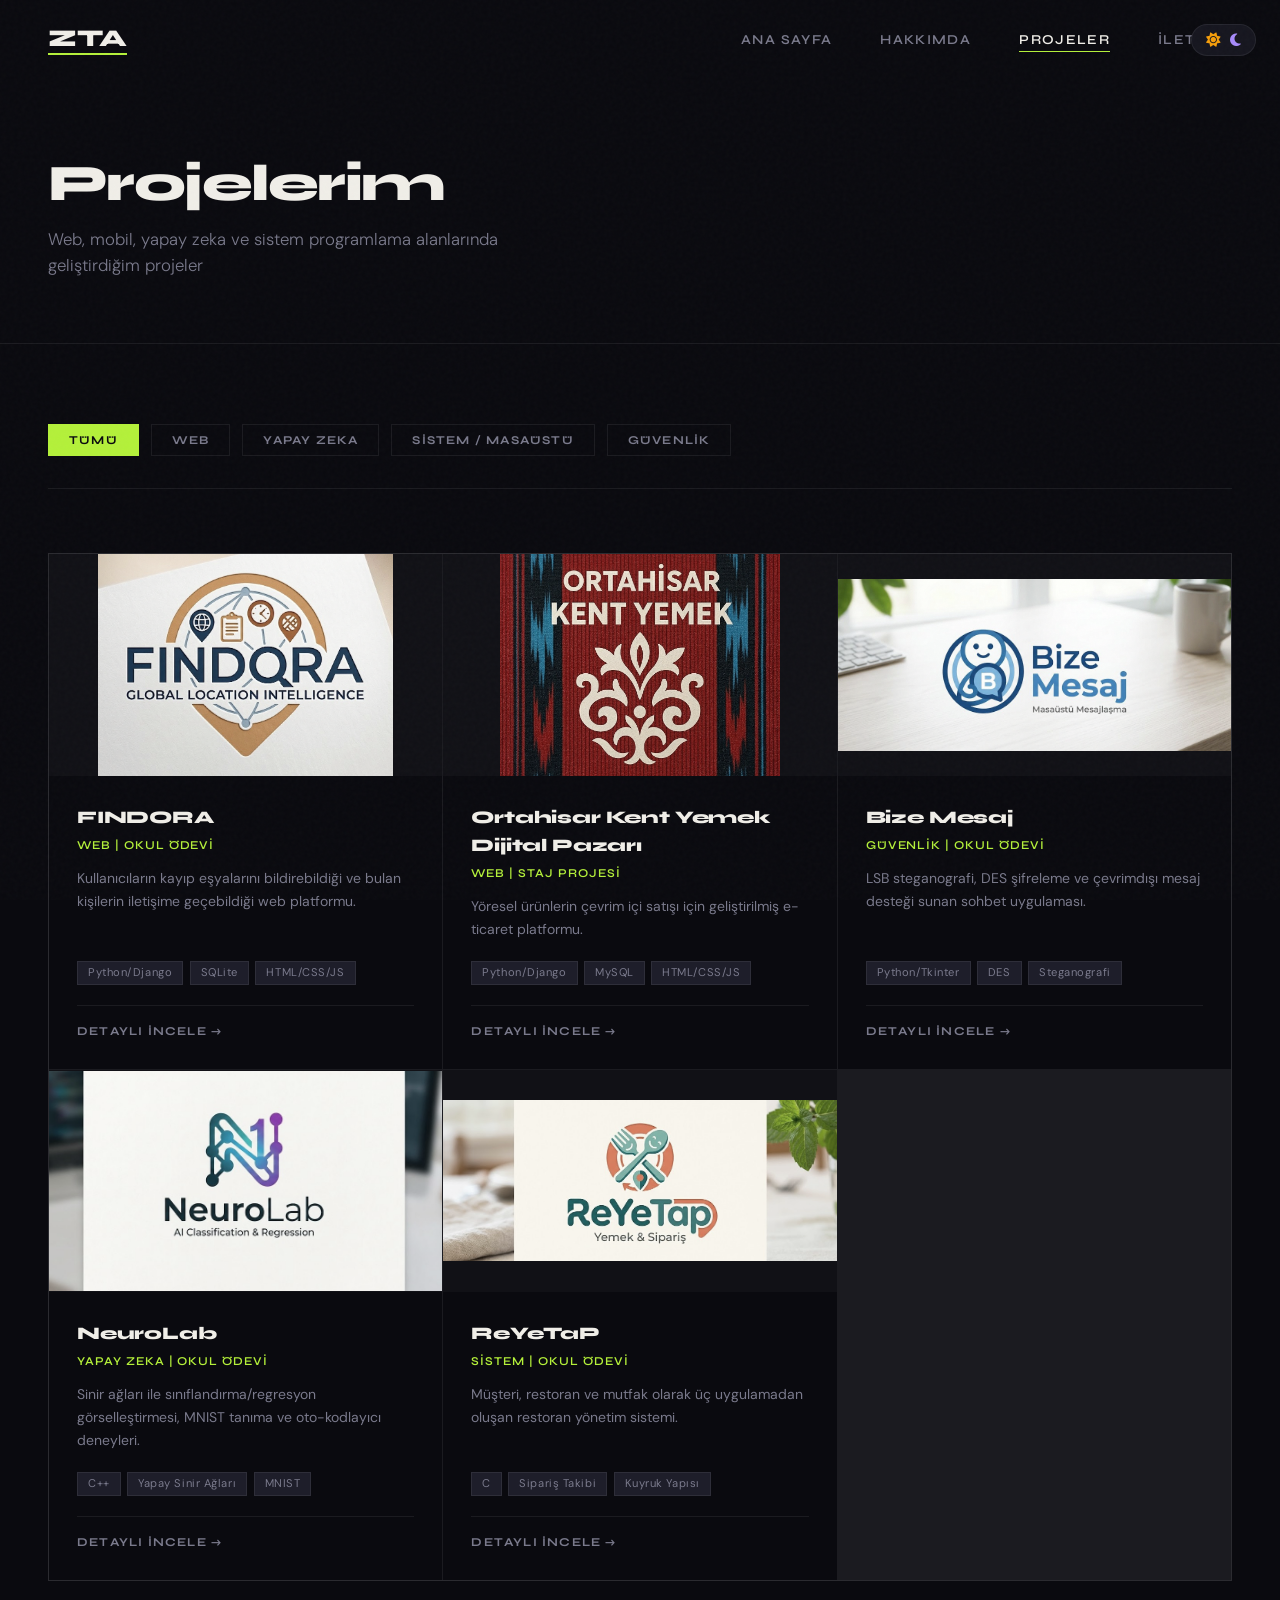
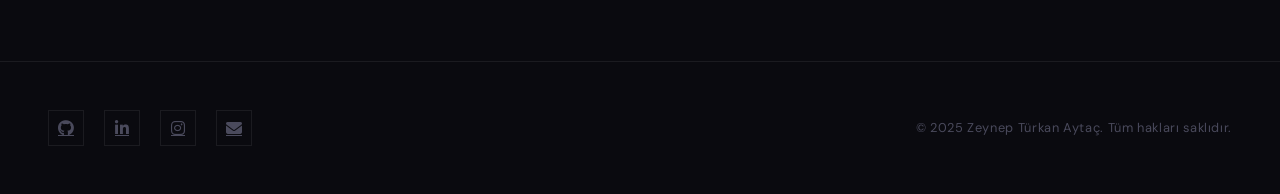
<file: projeler.html>
<!DOCTYPE html>
<html lang="tr">
<head>
    <meta charset="UTF-8">
    <meta name="viewport" content="width=device-width, initial-scale=1.0">
    <title>Projeler | Zeynep Türkan Aytaç</title>
    <!-- FAVICON EKLE -->
    <link rel="icon" type="image/png" href="images/favicon.png">
    <!-- veya .ico için -->
    <link rel="icon" type="image/x-icon" href="images/favicon.png">
    <link rel="stylesheet" href="style.css">
    <link href="https://fonts.googleapis.com/css2?family=Inter:opsz,wght@14..32,300;14..32,400;14..32,500;14..32,600;14..32,700&display=swap" rel="stylesheet">
    <link rel="stylesheet" href="https://cdnjs.cloudflare.com/ajax/libs/font-awesome/6.5.1/css/all.min.css">
</head>
<body>
    <!-- Navbar -->
    <nav class="navbar">
        <div class="nav-container">
            <div class="logo">
                <a href="index.html">ZTA</a>
            </div>
            <!-- Dark/Light Mode Toggle -->
            <div class="theme-toggle">
                <i class="fa-solid fa-sun"></i>
                <i class="fa-solid fa-moon"></i>
            </div>
            <ul class="nav-links">
                <li><a href="index.html">Ana Sayfa</a></li>
                <li><a href="hakkimda.html">Hakkımda</a></li>
                <li><a href="projeler.html" class="active">Projeler</a></li>
                <li><a href="iletisim.html">İletişim</a></li>
            </ul>
            <div class="hamburger">
                <span></span>
                <span></span>
                <span></span>
            </div>
        </div>
    </nav>

    <main>
        <section class="page-header">
            <div class="container">
                <h1>Projelerim</h1>
                <p>Web, mobil, yapay zeka ve sistem programlama alanlarında geliştirdiğim projeler</p>
            </div>
        </section>

        <section class="projects-section">
            <div class="container">
                <!-- Filtre Butonları -->
                <div class="filter-buttons">
                    <button class="filter-btn active" data-filter="all">Tümü</button>
                    <button class="filter-btn" data-filter="web">Web</button>
                    <button class="filter-btn" data-filter="ai">Yapay Zeka</button>
                    <button class="filter-btn" data-filter="system">Sistem / Masaüstü</button>
                    <button class="filter-btn" data-filter="security">Güvenlik</button>
                </div>

                <!-- Projeler Grid -->
                <div class="projects-grid" id="projectsGrid">
                    <!-- Proje 1 -->
                    <div class="project-card" data-category="web">
                        <div class="project-img">
                            <img src="images/findora.jpg" alt="FINDORA" onerror="this.src='https://placehold.co/600x400?text=FINDORA'">
                        </div>
                        <div class="project-info">
                            <h3>FINDORA</h3>
                            <p class="project-cat">Web | Okul Ödevi</p>
                            <p class="project-desc">Kullanıcıların kayıp eşyalarını bildirebildiği ve bulan kişilerin iletişime geçebildiği web platformu.</p>
                            <div class="project-tech">
                                <span>Python/Django</span><span>SQLite</span><span>HTML/CSS/JS</span>
                            </div>
                            <a href="proje-detay.html?id=findora" class="btn-detail">Detaylı İncele →</a>
                        </div>
                    </div>

                    <!-- Proje 2 -->
                    <div class="project-card" data-category="web">
                        <div class="project-img">
                            <img src="images/kentyemek.jpg" alt="Ortahisar Kent Yemek" onerror="this.src='https://placehold.co/600x400?text=Kent+Pazarı'">
                        </div>
                        <div class="project-info">
                            <h3>Ortahisar Kent Yemek Dijital Pazarı</h3>
                            <p class="project-cat">Web | Staj Projesi</p>
                            <p class="project-desc">Yöresel ürünlerin çevrim içi satışı için geliştirilmiş e-ticaret platformu.</p>
                            <div class="project-tech">
                                <span>Python/Django</span><span>MySQL</span><span>HTML/CSS/JS</span>
                            </div>
                            <a href="proje-detay.html?id=kentpazari" class="btn-detail">Detaylı İncele →</a>
                        </div>
                    </div>

                    <!-- Proje 3 -->
                    <div class="project-card" data-category="security">
                        <div class="project-img">
                            <img src="images/bize-mesaj.jpg" alt="Bize Mesaj" onerror="this.src='https://placehold.co/600x400?text=Bize+Mesaj'">
                        </div>
                        <div class="project-info">
                            <h3>Bize Mesaj</h3>
                            <p class="project-cat">Güvenlik | Okul Ödevi</p>
                            <p class="project-desc">LSB steganografi, DES şifreleme ve çevrimdışı mesaj desteği sunan sohbet uygulaması.</p>
                            <div class="project-tech">
                                <span>Python/Tkinter</span><span>DES</span><span>Steganografi</span>
                            </div>
                            <a href="proje-detay.html?id=bizemesaj" class="btn-detail">Detaylı İncele →</a>
                        </div>
                    </div>

                    <!-- Proje 4 -->
                    <div class="project-card" data-category="ai">
                        <div class="project-img">
                            <img src="images/neurolab.jpg" alt="NeuroLab" onerror="this.src='https://placehold.co/600x400?text=NeuroLab'">
                        </div>
                        <div class="project-info">
                            <h3>NeuroLab</h3>
                            <p class="project-cat">Yapay Zeka | Okul Ödevi</p>
                            <p class="project-desc">Sinir ağları ile sınıflandırma/regresyon görselleştirmesi, MNIST tanıma ve oto-kodlayıcı deneyleri.</p>
                            <div class="project-tech">
                                <span>C++</span><span>Yapay Sinir Ağları</span><span>MNIST</span>
                            </div>
                            <a href="proje-detay.html?id=neurolab" class="btn-detail">Detaylı İncele →</a>
                        </div>
                    </div>

                    <!-- Proje 5 -->
                    <div class="project-card" data-category="system">
                        <div class="project-img">
                            <img src="images/reyetap.jpg" alt="ReYeTaP" onerror="this.src='https://placehold.co/600x400?text=ReYeTaP'">
                        </div>
                        <div class="project-info">
                            <h3>ReYeTaP</h3>
                            <p class="project-cat">Sistem | Okul Ödevi</p>
                            <p class="project-desc">Müşteri, restoran ve mutfak olarak üç uygulamadan oluşan restoran yönetim sistemi.</p>
                            <div class="project-tech">
                                <span>C</span><span>Sipariş Takibi</span><span>Kuyruk Yapısı</span>
                            </div>
                            <a href="proje-detay.html?id=reyetap" class="btn-detail">Detaylı İncele →</a>
                        </div>
                    </div>
                </div>
            </div>
        </section>
    </main>

    <footer class="footer">
        <div class="footer-container">
            <div class="footer-social">
                <a href="https://github.com/TurkanAYT" target="_blank"><i class="fab fa-github"></i></a>
                <a href="https://www.linkedin.com/in/zeynep-turkan-aytac" target="_blank"><i class="fab fa-linkedin-in"></i></a>
                <a href="https://instagram.com/zeynep61turkan" target="_blank"><i class="fab fa-instagram"></i></a>
                <a href="mailto:zeynepturkanaytac@gmail.com"><i class="fas fa-envelope"></i></a>
            </div>
            <p class="footer-copyright">© 2025 Zeynep Türkan Aytaç. Tüm hakları saklıdır.</p>
        </div>
        <button class="scroll-top" id="scrollTop"><i class="fas fa-arrow-up"></i></button>
    </footer>

    <script src="script.js"></script>
</body>
</html>
</file>
<file: style.css>
@import url('https://fonts.googleapis.com/css2?family=Syne:wght@400;500;600;700;800&family=DM+Sans:ital,opsz,wght@0,9..40,300;0,9..40,400;0,9..40,500;1,9..40,300&display=swap');

*, *::before, *::after {
    margin: 0;
    padding: 0;
    box-sizing: border-box;
}

:root {
    --bg: #0a0a0f;
    --bg2: #111118;
    --bg3: #1a1a24;
    --surface: #16161f;
    --surface2: #1e1e2a;
    --border: rgba(255,255,255,0.07);
    --border-bright: rgba(255,255,255,0.15);
    --text: #f0eee8;
    --text-muted: #7a7a8c;
    --text-dim: #4a4a5c;
    --accent: #b4f03a;
    --accent-dark: #8fc42c;
    --accent-glow: rgba(180, 240, 58, 0.15);
    --accent2: #6b3aff;
    --accent2-glow: rgba(107, 58, 255, 0.15);
    --font-display: 'Syne', sans-serif;
    --font-body: 'DM Sans', sans-serif;
    --radius: 4px;
    --radius-lg: 12px;
    --nav-bg: rgba(10, 10, 15, 0.95);
}

body {
    font-family: var(--font-body);
    background: var(--bg);
    color: var(--text);
    line-height: 1.6;
    overflow-x: hidden;
}

body.light {
    --bg: #f5f4ef;
    --bg2: #edece7;
    --bg3: #e4e3de;
    --surface: #ffffff;
    --surface2: #f0efe9;
    --border: rgba(0,0,0,0.08);
    --border-bright: rgba(0,0,0,0.15);
    --text: #0f0f18;
    --text-muted: #5a5a6e;
    --text-dim: #9a9aac;
    --accent: #4a8c00;
    --accent-dark: #3a7000;
    --accent-glow: rgba(74, 140, 0, 0.1);
    --ticker-bg: #0f0f18;
    --ticker-text: #f0eee8;
        --nav-bg: rgba(245, 244, 239, 0.95);
}

/* ---- SCROLLBAR ---- */
::-webkit-scrollbar { width: 4px; }
::-webkit-scrollbar-track { background: var(--bg); }
::-webkit-scrollbar-thumb { background: var(--accent); border-radius: 2px; }

/* ---- NOISE OVERLAY ---- */
body::before {
    content: '';
    position: fixed;
    inset: 0;
    background-image: url("data:image/svg+xml,%3Csvg viewBox='0 0 256 256' xmlns='http://www.w3.org/2000/svg'%3E%3Cfilter id='noise'%3E%3CfeTurbulence type='fractalNoise' baseFrequency='0.9' numOctaves='4' stitchTiles='stitch'/%3E%3C/filter%3E%3Crect width='100%25' height='100%25' filter='url(%23noise)' opacity='1'/%3E%3C/svg%3E");
    opacity: 0.025;
    pointer-events: none;
    z-index: 1000;
}

/* ---- THEME TOGGLE ---- */
.theme-toggle {
    cursor: pointer;
    background: var(--surface);
    border: 1px solid var(--border);
    padding: 8px 14px;
    border-radius: 100px;
    display: flex;
    gap: 10px;
    align-items: center;
    transition: border-color 0.3s;
    z-index: 502;
}

.theme-toggle:hover {
    border-color: var(--border-bright);
}

.theme-toggle i {
    font-size: 0.9rem;
    transition: color 0.3s, opacity 0.3s;
}

.theme-toggle .fa-sun { color: #f59e0b; }
.theme-toggle .fa-moon { color: #a78bfa; }

/* Desktop'ta sabit konum */
@media (min-width: 769px) {
    .theme-toggle {
        position: fixed;
        top: 24px;
        right: 24px;
    }
}

/* ---- NAVBAR ---- */
.navbar {
    position: sticky;
    top: 0;
    z-index: 400;
    padding: 20px 0;
    transition: background 0.3s, border-color 0.3s;
}

.navbar.scrolled {
    background: rgba(10, 10, 15, 0.92);
    backdrop-filter: blur(20px);
    border-bottom: 1px solid var(--border);
}

body.light .navbar.scrolled {
    background: rgba(245, 244, 239, 0.92);
}

.nav-container {
    max-width: 1400px;
    margin: 0 auto;
    padding: 0 3rem;
    display: flex;
    justify-content: space-between;
    align-items: center;
}

.logo a {
    font-family: var(--font-display);
    font-size: 1.5rem;
    font-weight: 800;
    color: var(--text);
    text-decoration: none;
    letter-spacing: -0.02em;
    position: relative;
}

.logo a::after {
    content: '';
    position: absolute;
    bottom: -2px;
    left: 0;
    width: 100%;
    height: 2px;
    background: var(--accent);
}

.nav-links {
    display: flex;
    gap: 3rem;
    list-style: none;
}

.nav-links a {
    text-decoration: none;
    color: var(--text-muted);
    font-family: var(--font-display);
    font-size: 0.85rem;
    font-weight: 600;
    letter-spacing: 0.1em;
    text-transform: uppercase;
    transition: color 0.3s;
    position: relative;
}

.nav-links a::after {
    content: '';
    position: absolute;
    bottom: -4px;
    left: 0;
    width: 0;
    height: 1px;
    background: var(--accent);
    transition: width 0.3s ease;
}

.nav-links a:hover,
.nav-links a.active {
    color: var(--text);
}

.nav-links a:hover::after,
.nav-links a.active::after {
    width: 100%;
}

/* ---- BUTTONS ---- */
.btn {
    padding: 0.8rem 1.75rem;
    border-radius: var(--radius);
    text-decoration: none;
    font-family: var(--font-display);
    font-size: 0.8rem;
    font-weight: 700;
    letter-spacing: 0.1em;
    text-transform: uppercase;
    transition: all 0.25s ease;
    display: inline-flex;
    align-items: center;
    gap: 0.5rem;
    border: 1px solid transparent;
    cursor: pointer;
}

.btn-primary {
    background: var(--accent);
    color: #0a0a0f;
    border-color: var(--accent);
}

.btn-primary:hover {
    background: transparent;
    color: var(--accent);
    transform: translateY(-2px);
}

.btn-secondary {
    background: transparent;
    color: var(--text);
    border-color: var(--border-bright);
}

.btn-secondary:hover {
    border-color: var(--accent);
    color: var(--accent);
    transform: translateY(-2px);
}

/* CV İndir butonu - diğer butonlarla aynı stil */
.btn-outline {
    background: transparent;
    color: var(--text);
    border: 1px solid var(--border-bright);
    border-radius: var(--radius);
    padding: 0.8rem 1.75rem;
    font-family: var(--font-display);
    font-size: 0.8rem;
    font-weight: 700;
    letter-spacing: 0.1em;
    text-transform: uppercase;
    text-decoration: none;
    display: inline-flex;
    align-items: center;
    gap: 0.5rem;
    transition: all 0.25s ease;
    cursor: pointer;
    border-color: var(--border-bright);
}

.btn-outline:hover {
    border-color: var(--accent);
    color: var(--accent);
    transform: translateY(-2px);
}

.btn-outline i {
    font-size: 0.8rem;
}

/* ========== MOBILE NAVBAR DÜZELTMELERİ ========== */

/* Hamburger buton - her zaman görünür */
.hamburger {
    display: none;
    flex-direction: column;
    gap: 5px;
    cursor: pointer;
    padding: 8px;
    z-index: 501;
    position: relative;
}

.hamburger span {
    width: 24px;
    height: 2px;
    background: var(--text);
    transition: all 0.3s ease;
    display: block;
}

.hamburger.active span:nth-child(1) {
    transform: rotate(45deg) translate(6px, 6px);
}

.hamburger.active span:nth-child(2) {
    opacity: 0;
    transform: translateX(-10px);
}

.hamburger.active span:nth-child(3) {
    transform: rotate(-45deg) translate(6px, -6px);
}

/* Mobile menü - full screen overlay */
@media (max-width: 768px) {
    .hamburger {
        display: flex;
    }
    
    .nav-links {
        position: fixed;
        top: 0;
        left: 0;
        width: 100%;
        height: 100vh;
        background: var(--bg);
        backdrop-filter: blur(0px);
        flex-direction: column;
        align-items: center;
        justify-content: center;
        gap: 2.5rem;
        transform: translateX(100%);
        transition: transform 0.4s cubic-bezier(0.2, 0.9, 0.4, 1.1);
        z-index: 500;
        margin: 0;
        padding: 2rem;
        list-style: none;
    }
    
    .nav-links.active {
        transform: translateX(0);
    }
    
    .nav-links li {
        opacity: 0;
        transform: translateY(20px);
        transition: opacity 0.3s ease, transform 0.3s ease;
    }
    
    .nav-links.active li {
        opacity: 1;
        transform: translateY(0);
    }
    
    .nav-links.active li:nth-child(1) { transition-delay: 0.1s; }
    .nav-links.active li:nth-child(2) { transition-delay: 0.2s; }
    .nav-links.active li:nth-child(3) { transition-delay: 0.3s; }
    .nav-links.active li:nth-child(4) { transition-delay: 0.4s; }
    
    .nav-links a {
        font-size: 1.3rem;
        font-weight: 600;
        letter-spacing: 0.05em;
    }
    
    /* Sayfa içeriği menü açıkken kaydırmayı engelle */
    body.menu-open {
        overflow: hidden;
    }
}

/* Desktop'ta hamburger gizli */
@media (min-width: 769px) {
    .hamburger {
        display: none !important;
    }
    
    .nav-links {
        display: flex !important;
        position: static;
        transform: none;
        flex-direction: row;
        height: auto;
        background: transparent;
        padding: 0;
        gap: 3rem;
    }
    
    .nav-links li {
        opacity: 1;
        transform: none;
    }
    
    /* Desktop'ta hero yüksekliği normal */
    .hero {
        min-height: calc(100vh - 80px);
    }
}

/* ---- CONTAINER ---- */
.container {
    max-width: 1400px;
    margin: 0 auto;
    padding: 0 3rem;
}

@media (max-width: 768px) {
    .container { padding: 0 1.5rem; }
}

/* ---- HERO ---- */
.hero {
    min-height: calc(100vh - 80px);
    display: flex;
    align-items: center;
    padding: 5rem 0;
    position: relative;
    overflow: hidden;
}

.hero::before {
    content: '';
    position: absolute;
    top: -200px;
    right: -200px;
    width: 700px;
    height: 700px;
    background: radial-gradient(circle, rgba(107, 58, 255, 0.12) 0%, transparent 70%);
    pointer-events: none;
}

.hero::after {
    content: '';
    position: absolute;
    bottom: -100px;
    left: -100px;
    width: 500px;
    height: 500px;
    background: radial-gradient(circle, rgba(180, 240, 58, 0.07) 0%, transparent 70%);
    pointer-events: none;
}

.hero-container {
    max-width: 1400px;
    margin: 0 auto;
    padding: 0 3rem;
    display: grid;
    grid-template-columns: 280px 1fr;
    gap: 6rem;
    align-items: center;
    position: relative;
    z-index: 1;
}

@media (max-width: 1024px) {
    .hero-container {
        grid-template-columns: 1fr;
        gap: 3rem;
        text-align: center;
        padding: 0 1.5rem;
    }
    .hero-image { margin: 0 auto; max-width: 200px; }
    .hero-buttons { justify-content: center; }
    .hero-tag { justify-content: center; }
}

.hero-image {
    position: relative;
}

.image-placeholder {
    width: 100%;
    aspect-ratio: 1;
    background: var(--surface);
    border: 1px solid var(--border-bright);
    border-radius: var(--radius-lg);
    position: relative;
    overflow: hidden;
}

/* Gradient overlay (eski görsel efekt) */
.image-placeholder::before {
    content: '';
    position: absolute;
    inset: 0;
    background: linear-gradient(135deg, var(--accent-glow), var(--accent2-glow));
    opacity: 0.3;
    pointer-events: none;
    z-index: 2;
}

/* Fotoğraf stili */
.image-placeholder img {
    width: 100%;
    height: 100%;
    object-fit: cover;
    object-position: center;
    display: block;
    position: relative;
    z-index: 1;
}

/* Corner decorations (köşe süslemeleri) */
.image-placeholder::after {
    content: '';
    position: absolute;
    top: 10px;
    right: 10px;
    width: 20px;
    height: 20px;
    border-top: 1px solid var(--accent);
    border-right: 1px solid var(--accent);
    z-index: 3;
    pointer-events: none;
}

/* Placeholder ikon ve yazıları gizle (artık fotoğraf kullanılıyor) */
.image-placeholder i,
.image-placeholder span {
    display: none;
}

.hero-badge {
    position: absolute;
    bottom: -16px;
    left: 50%;
    transform: translateX(-50%);
    background: var(--accent);
    color: #0a0a0f;
    font-family: var(--font-display);
    font-size: 0.65rem;
    font-weight: 700;
    letter-spacing: 0.12em;
    text-transform: uppercase;
    padding: 6px 14px;
    border-radius: 100px;
    white-space: nowrap;
}

.hero-tag {
    display: flex;
    align-items: center;
    gap: 8px;
    margin-bottom: 1.5rem;
}

.hero-tag-dot {
    width: 8px;
    height: 8px;
    background: var(--accent);
    border-radius: 50%;
    animation: pulse 2s infinite;
}

@keyframes pulse {
    0%, 100% { box-shadow: 0 0 0 0 var(--accent-glow); }
    50% { box-shadow: 0 0 0 8px transparent; }
}

.hero-tag span {
    font-size: 0.8rem;
    letter-spacing: 0.12em;
    text-transform: uppercase;
    color: var(--text-muted);
    font-family: var(--font-display);
}

.hero-content h1 {
    font-family: var(--font-display);
    font-size: clamp(3rem, 4vw, 5rem);
    font-weight: 800;
    line-height: 1.0;
    letter-spacing: -0.03em;
    margin-bottom: 1.5rem;
}

.hero-content h1 .accent-text {
    color: var(--accent);
    display: block;
}

.hero-title {
    font-size: 1rem;
    color: var(--text-muted);
    margin-bottom: 1.5rem;
    font-weight: 300;
    letter-spacing: 0.01em;
    max-width: 520px;
    line-height: 1.7;
}

.hero-meta {
    display: flex;
    gap: 2rem;
    margin-bottom: 2.5rem;
    flex-wrap: wrap;
}

.hero-meta-item {
    display: flex;
    flex-direction: column;
    gap: 2px;
}

.hero-meta-item span:first-child {
    font-family: var(--font-display);
    font-size: 1.5rem;
    font-weight: 800;
    color: var(--accent);
}

.hero-meta-item span:last-child {
    font-size: 0.75rem;
    color: var(--text-muted);
    letter-spacing: 0.08em;
    text-transform: uppercase;
}

.hero-buttons {
    margin-top: 1rem;
    display: flex;
    gap: 1rem;
    flex-wrap: wrap;
}

/* ---- BUTTONS ---- */
.btn {
    padding: 0.8rem 1.75rem;
    border-radius: var(--radius);
    text-decoration: none;
    font-family: var(--font-display);
    font-size: 0.8rem;
    font-weight: 700;
    letter-spacing: 0.1em;
    text-transform: uppercase;
    transition: all 0.25s ease;
    display: inline-flex;
    align-items: center;
    gap: 0.5rem;
    border: 1px solid transparent;
    cursor: pointer;
}

.btn-primary {
    background: var(--accent);
    color: #0a0a0f;
    border-color: var(--accent);
}

.btn-primary:hover {
    background: transparent;
    color: var(--accent);
    transform: translateY(-2px);
}

.btn-secondary {
    background: transparent;
    color: var(--text);
    border-color: var(--border-bright);
}

.btn-secondary:hover {
    border-color: var(--accent);
    color: var(--accent);
    transform: translateY(-2px);
}

/* ---- TICKER ---- */
.ticker-wrapper {
    width: 100%;
    overflow: hidden;
    background: var(--accent);
    padding: 14px 0;
    position: relative;
}

.ticker-track {
    display: inline-flex;
    gap: 0;
    white-space: nowrap;
    animation: ticker-scroll 30s linear infinite;
}

.ticker-track span {
    color: #0a0a0f;
    font-family: var(--font-display);
    font-weight: 700;
    font-size: 0.8rem;
    letter-spacing: 0.1em;
    text-transform: uppercase;
    padding: 0 2.5rem;
    position: relative;
}

.ticker-track span::before {
    content: '◆';
    position: absolute;
    left: 0;
    top: 50%;
    transform: translateY(-50%);
    font-size: 0.4rem;
}

@keyframes ticker-scroll {
    0% { transform: translateX(0); }
    100% { transform: translateX(-50%); }
}

/* ---- PAGE HEADER ---- */
.page-header {
    padding: 5rem 0 4rem;
    position: relative;
    overflow: hidden;
    border-bottom: 1px solid var(--border);
}

.page-header::before {
    content: attr(data-title);
    position: absolute;
    top: 50%;
    left: 3rem;
    transform: translateY(-50%);
    font-family: var(--font-display);
    font-size: clamp(5rem, 15vw, 12rem);
    font-weight: 800;
    color: transparent;
    -webkit-text-stroke: 1px rgba(255,255,255,0.04);
    white-space: nowrap;
    pointer-events: none;
    letter-spacing: -0.05em;
    line-height: 1;
    z-index: 0;
}

body.light .page-header::before {
    -webkit-text-stroke: 1px rgba(0,0,0,0.05);
}

.page-header .container {
    position: relative;
    z-index: 1;
}

.page-header-label {
    font-family: var(--font-display);
    font-size: 0.75rem;
    font-weight: 700;
    letter-spacing: 0.15em;
    text-transform: uppercase;
    color: var(--accent);
    margin-bottom: 1rem;
    display: flex;
    align-items: center;
    gap: 10px;
}

.page-header-label::before {
    content: '';
    display: inline-block;
    width: 30px;
    height: 1px;
    background: var(--accent);
}

.page-header h1 {
    font-family: var(--font-display);
    font-size: clamp(2rem, 4vw, 5rem);
    font-weight: 800;
    letter-spacing: -0.03em;
    line-height: 1.0;
    margin-bottom: 1rem;
}

.page-header p {
    color: var(--text-muted);
    font-size: 1.05rem;
    max-width: 500px;
    font-weight: 300;
}

/* ---- ABOUT PAGE ---- */
.about-grid {
    display: grid;
    grid-template-columns: 1fr 1fr;
    gap: 1.5px;
    background: var(--border);
    border: 1px solid var(--border);
    overflow: hidden;
}

@media (max-width: 900px) {
    .about-grid { grid-template-columns: 1fr; }
}

.about-card {
    background: var(--bg);
    padding: 3rem;
    transition: background 0.3s;
    position: relative;
}

body.light .about-card { background: var(--surface); }

.about-card:hover {
    background: var(--surface);
}

body.light .about-card:hover { background: var(--bg2); }

.about-card.full-width {
    grid-column: 1 / -1;
}

.about-card-label {
    font-family: var(--font-display);
    font-size: 0.7rem;
    font-weight: 700;
    letter-spacing: 0.15em;
    text-transform: uppercase;
    color: var(--accent);
    margin-bottom: 1.5rem;
    display: flex;
    align-items: center;
    gap: 8px;
}

.about-card-label i { font-size: 0.8rem; }

.about-card h2 {
    font-family: var(--font-display);
    font-size: 1.8rem;
    font-weight: 800;
    letter-spacing: -0.02em;
    margin-bottom: 1.5rem;
}

.about-item h3 {
    font-family: var(--font-display);
    font-size: 1.1rem;
    font-weight: 700;
    margin-bottom: 0.25rem;
}

.sub {
    color: var(--text-muted);
    font-size: 0.9rem;
    margin-bottom: 0.25rem;
}

.sub-note {
    font-size: 0.8rem;
    color: var(--text-dim);
    font-style: italic;
}

.courses {
    margin-top: 1.5rem;
}

.courses h4 {
    font-size: 0.75rem;
    letter-spacing: 0.1em;
    text-transform: uppercase;
    color: var(--text-muted);
    margin-bottom: 1rem;
}

.course-list {
    display: flex;
    flex-wrap: wrap;
    gap: 0.5rem;
}

.course-list span {
    background: var(--surface2);
    border: 1px solid var(--border);
    padding: 4px 12px;
    font-size: 0.75rem;
    letter-spacing: 0.05em;
    color: var(--text-muted);
    transition: all 0.2s;
}

.course-list span:hover {
    border-color: var(--accent);
    color: var(--accent);
}

.skills-grid {
    display: grid;
    grid-template-columns: 1fr 1fr;
    gap: 2.5rem;
}

@media (max-width: 600px) {
    .skills-grid { grid-template-columns: 1fr; }
}

.skill-cat h3 {
    font-family: var(--font-display);
    font-size: 0.7rem;
    font-weight: 700;
    letter-spacing: 0.15em;
    text-transform: uppercase;
    color: var(--text-dim);
    margin-bottom: 1rem;
    padding-bottom: 0.75rem;
    border-bottom: 1px solid var(--border);
}

.skill-cat ul { list-style: none; }

.skill-cat li {
    padding: 0.5rem 0;
    border-bottom: 1px solid var(--border);
    font-size: 0.9rem;
    color: var(--text-muted);
    display: flex;
    align-items: center;
    gap: 0.75rem;
    transition: color 0.2s;
}

.skill-cat li:hover { color: var(--text); }

.skill-cat li::before {
    content: '';
    width: 4px;
    height: 4px;
    background: var(--accent);
    border-radius: 50%;
    flex-shrink: 0;
}

.cert-list { list-style: none; }

.cert-list li {
    padding: 1rem 0;
    border-bottom: 1px solid var(--border);
    display: flex;
    align-items: flex-start;
    gap: 1rem;
    font-size: 0.9rem;
    color: var(--text-muted);
}

.cert-list li::before {
    content: '↗';
    color: var(--accent);
    font-size: 1rem;
    flex-shrink: 0;
    margin-top: 1px;
}

.soft-skills {
    display: flex;
    flex-wrap: wrap;
    gap: 0.75rem;
}

.soft-skills span {
    border: 1px solid var(--border-bright);
    padding: 0.5rem 1.25rem;
    font-size: 0.82rem;
    font-family: var(--font-display);
    font-weight: 600;
    letter-spacing: 0.05em;
    transition: all 0.2s;
    color: var(--text-muted);
}

.soft-skills span:hover {
    border-color: var(--accent);
    color: var(--accent);
    background: var(--accent-glow);
}

/* ---- PROJECTS PAGE ---- */
.projects-section {
    padding: 5rem 0;
}

.filter-buttons {
    display: flex;
    flex-wrap: wrap;
    gap: 0.75rem;
    margin-bottom: 4rem;
    padding-bottom: 2rem;
    border-bottom: 1px solid var(--border);
}

.filter-btn {
    background: transparent;
    border: 1px solid var(--border);
    padding: 0.5rem 1.25rem;
    font-family: var(--font-display);
    font-size: 0.75rem;
    font-weight: 700;
    letter-spacing: 0.1em;
    text-transform: uppercase;
    color: var(--text-muted);
    cursor: pointer;
    transition: all 0.2s;
}

.filter-btn.active,
.filter-btn:hover {
    background: var(--accent);
    color: #0a0a0f;
    border-color: var(--accent);
}

.projects-grid {
    display: grid;
    grid-template-columns: repeat(auto-fill, minmax(380px, 1fr));
    gap: 1px;
    background: var(--border);
    border: 1px solid var(--border);
}

@media (max-width: 500px) {
    .projects-grid { grid-template-columns: 1fr; }
}

.project-card {
    background: var(--bg);
    overflow: hidden;
    transition: background 0.3s;
    position: relative;
    display: flex;
    flex-direction: column;
}

body.light .project-card { background: var(--surface); }

.project-card:hover { background: var(--surface); }
body.light .project-card:hover { background: var(--bg2); }

.project-img {
    position: relative;
    overflow: hidden;
    aspect-ratio: 16 / 9;
    background: var(--surface2);
}

.project-img img {
    width: 100%;
    height: 100%;
    object-fit: contain;  /* cover yerine contain - fotoğrafın tamamını gösterir */
    object-position: center;
    background: var(--bg2);
    filter: grayscale(30%);
    transition: filter 0.5s, transform 0.5s;
}

.project-card:hover .project-img img {
    filter: grayscale(0%);
    transform: scale(1.03);
}

.project-img-overlay {
    position: absolute;
    inset: 0;
    background: linear-gradient(to top, var(--bg) 0%, transparent 60%);
    pointer-events: none;
}

.project-number {
    position: absolute;
    top: 1rem;
    right: 1rem;
    font-family: var(--font-display);
    font-size: 0.65rem;
    font-weight: 800;
    letter-spacing: 0.1em;
    color: var(--accent);
    background: rgba(10,10,15,0.8);
    padding: 4px 10px;
    border: 1px solid rgba(180, 240, 58, 0.3);
}

.project-info {
    padding: 1.75rem;
    display: flex;
    flex-direction: column;
    flex: 1;
}

.project-info h3 {
    font-family: var(--font-display);
    font-size: 1.1rem;
    font-weight: 800;
    letter-spacing: -0.01em;
    margin-bottom: 0.25rem;
}

.project-cat {
    font-size: 0.75rem;
    color: var(--accent);
    font-family: var(--font-display);
    font-weight: 600;
    letter-spacing: 0.08em;
    text-transform: uppercase;
    margin-bottom: 0.75rem;
}

.project-desc {
    color: var(--text-muted);
    margin-bottom: 1.25rem;
    font-size: 0.875rem;
    line-height: 1.65;
    flex: 1;
}

.project-tech {
    display: flex;
    flex-wrap: wrap;
    gap: 0.4rem;
    margin-bottom: 1.25rem;
}

.project-tech span {
    background: var(--surface2);
    border: 1px solid var(--border);
    padding: 2px 10px;
    font-size: 0.7rem;
    letter-spacing: 0.05em;
    color: var(--text-muted);
}

.btn-detail {
    color: var(--text-muted);
    text-decoration: none;
    font-family: var(--font-display);
    font-size: 0.75rem;
    font-weight: 700;
    letter-spacing: 0.1em;
    text-transform: uppercase;
    display: inline-flex;
    align-items: center;
    gap: 0.5rem;
    transition: all 0.2s;
    padding-top: 1rem;
    border-top: 1px solid var(--border);
    margin-top: auto;
}

.btn-detail:hover {
    color: var(--accent);
    gap: 1rem;
}

/* ---- CONTACT PAGE ---- */
.contact-section {
    padding: 5rem 0;
}

.contact-cards {
    display: grid;
    grid-template-columns: repeat(auto-fit, minmax(280px, 1fr));
    gap: 1px;
    background: var(--border);
    border: 1px solid var(--border);
}

.contact-card {
    background: var(--bg);
    padding: 2.5rem;
    display: flex;
    flex-direction: column;
    align-items: flex-start;
    gap: 0.75rem;
    transition: background 0.3s;
    position: relative;
    overflow: hidden;
}

body.light .contact-card { background: var(--surface); }

.contact-card:hover { background: var(--surface); }
body.light .contact-card:hover { background: var(--bg2); }

.contact-card::after {
    content: '';
    position: absolute;
    bottom: 0;
    left: 0;
    width: 0;
    height: 2px;
    background: var(--accent);
    transition: width 0.4s ease;
}

.contact-card:hover::after { width: 100%; }

.contact-icon {
    width: 48px;
    height: 48px;
    background: var(--surface2);
    border: 1px solid var(--border);
    display: flex;
    align-items: center;
    justify-content: center;
    margin-bottom: 0.5rem;
    transition: all 0.3s;
}

.contact-card:hover .contact-icon {
    background: var(--accent-glow);
    border-color: var(--accent);
}

.contact-icon i {
    font-size: 1.2rem;
    color: var(--text-muted);
    transition: color 0.3s;
}

.contact-card:hover .contact-icon i {
    color: var(--accent);
}

.contact-card h3 {
    font-family: var(--font-display);
    font-size: 0.7rem;
    font-weight: 700;
    letter-spacing: 0.15em;
    text-transform: uppercase;
    color: var(--text-dim);
}

.contact-card a {
    color: var(--text);
    text-decoration: none;
    font-size: 0.9rem;
    transition: color 0.2s;
    word-break: break-all;
}

.contact-card:hover a { color: var(--accent); }

.contact-note {
    font-size: 0.78rem;
    color: var(--text-dim);
    margin-top: 0.25rem;
}

/* ---- PROJECT DETAIL ---- */
.project-detail-section {
    padding: 5rem 0;
}

.project-detail-grid {
    display: grid;
    grid-template-columns: 1fr 1fr;
    gap: 4rem;
    align-items: start;
}

@media (max-width: 900px) {
    .project-detail-grid { grid-template-columns: 1fr; gap: 2.5rem; }
}

.project-detail-image {
    position: sticky;
    top: 100px;
}

.project-detail-image img {
    width: 100%;
    border: 1px solid var(--border);
    display: block;
}

.project-detail-content h2 {
    font-family: var(--font-display);
    font-size: 1.8rem;
    font-weight: 800;
    letter-spacing: -0.02em;
    margin-bottom: 1rem;
}

.project-detail-content h3 {
    font-family: var(--font-display);
    font-size: 0.7rem;
    font-weight: 700;
    letter-spacing: 0.15em;
    text-transform: uppercase;
    color: var(--text-dim);
    margin: 2rem 0 1rem;
    padding-bottom: 0.75rem;
    border-bottom: 1px solid var(--border);
}

.project-detail-content p {
    color: var(--text-muted);
    font-size: 0.95rem;
    line-height: 1.8;
    white-space: pre-line;
}

.detail-tech {
    display: flex;
    flex-wrap: wrap;
    gap: 0.5rem;
}

.tech-tag {
    background: var(--surface2);
    border: 1px solid var(--border);
    padding: 6px 14px;
    font-size: 0.8rem;
    color: var(--text-muted);
    transition: all 0.2s;
}

.tech-tag:hover {
    border-color: var(--accent);
    color: var(--accent);
}

.project-links { margin-top: 2.5rem; }

/* ---- FOOTER ---- */
.footer {
    border-top: 1px solid var(--border);
    padding: 3rem 0;
}

.footer-container {
    max-width: 1400px;
    margin: 0 auto;
    padding: 0 3rem;
    display: flex;
    justify-content: space-between;
    align-items: center;
}

@media (max-width: 600px) {
    .footer-container {
        flex-direction: column;
        gap: 1.5rem;
        text-align: center;
        padding: 0 1.5rem;
    }
}

.footer-social {
    display: flex;
    gap: 1.25rem;
}

.footer-social a {
    color: var(--text-dim);
    font-size: 1rem;
    transition: color 0.2s;
    width: 36px;
    height: 36px;
    border: 1px solid var(--border);
    display: flex;
    align-items: center;
    justify-content: center;
    transition: all 0.2s;
}

.footer-social a:hover {
    color: var(--accent);
    border-color: var(--accent);
}

.footer-copyright {
    color: var(--text-dim);
    font-size: 0.8rem;
    letter-spacing: 0.05em;
}

.scroll-top {
    position: fixed;
    bottom: 2rem;
    right: 2rem;
    background: var(--accent);
    color: #0a0a0f;
    border: none;
    width: 44px;
    height: 44px;
    cursor: pointer;
    opacity: 0;
    visibility: hidden;
    transition: all 0.3s;
    z-index: 99;
    font-size: 0.8rem;
}

.scroll-top.show {
    opacity: 1;
    visibility: visible;
}

.scroll-top:hover {
    transform: translateY(-3px);
    background: var(--accent-dark);
}

/* ---- ANIMATIONS ---- */
.reveal {
    opacity: 0;
    transform: translateY(30px);
    transition: opacity 0.7s ease, transform 0.7s ease;
}

.reveal.visible {
    opacity: 1;
    transform: translateY(0);
}

.reveal-delay-1 { transition-delay: 0.1s; }
.reveal-delay-2 { transition-delay: 0.2s; }
.reveal-delay-3 { transition-delay: 0.3s; }
.reveal-delay-4 { transition-delay: 0.4s; }

/* ========== MOBİL NAVBAR DÜZENİ ========== */
@media (max-width: 768px) {
    .nav-container {
        display: flex;
        align-items: center;
        justify-content: space-between;
        gap: 0.25rem;
        padding: 0 1rem;
    }
    
    .logo {
        order: 1;
        flex-shrink: 0;
    }
    
    .logo a {
        font-size: 1rem;
    }
    
    /* KISA DARK/LIGHT BUTONU */
    .theme-toggle {
        position: static !important;
        order: 2;
        margin: 0 auto;
        background: var(--surface);
        border: 1px solid var(--border);
        border-radius: 30px;
        display: flex;
        width: auto;
        min-width: 30px;
        max-width: 65px;
    }
    
    .theme-toggle i {
        font-size: 15px !important;
        margin: 0;
    }
    
    .hamburger {
        position: static !important;
        order: 3;
        display: flex;
        flex-shrink: 0;
        padding: 4px;
    }
    
    .hamburger span {
        width: 18px;
        height: 1.5px;
        margin: 2px 0;
    }
    
    .navbar {
        padding: 8px 0;
    }
    
    .nav-links {
        position: fixed;
        top: 0;
        left: 0;
        width: 100%;
        height: 100vh;
        background: var(--bg);
        flex-direction: column;
        align-items: center;
        justify-content: center;
        gap: 2rem;
        transform: translateX(100%);
        transition: transform 0.3s ease;
        z-index: 400;
        margin: 0;
        padding: 2rem;
    }
    
    .nav-links.active {
        transform: translateX(0);
    }
    
    .nav-links a {
        font-size: 1.3rem;
    }
}

/* ========== KESİN ÇALIŞAN BUTON STİLLERİ ========== */
.hero-buttons {
    display: flex;
    flex-wrap: wrap;
    gap: 1rem;
    margin-top: 2rem;
}

.btn {
    display: inline-flex;
    align-items: center;
    gap: 0.5rem;
    padding: 12px 24px;
    border-radius: 4px;
    font-family: var(--font-display);
    font-size: 0.8rem;
    font-weight: 700;
    letter-spacing: 0.1em;
    text-transform: uppercase;
    text-decoration: none;
    transition: all 0.3s ease;
    cursor: pointer;
}

.btn-primary {
    background: var(--accent);
    color: #0a0a0f;
    border: 1px solid var(--accent);
}

.btn-primary:hover {
    background: transparent;
    color: var(--accent);
    transform: translateY(-2px);
}

.btn-secondary {
    background: transparent;
    color: var(--text);
    border: 1px solid var(--border-bright);
}

.btn-secondary:hover {
    border-color: var(--accent);
    color: var(--accent);
    transform: translateY(-2px);
}

/* Özgeçmiş butonu - çerçeveli */
.btn-outline {
    background: transparent;
    color: var(--text);
    border: 1px solid var(--border-bright);
}

.btn-outline:hover {
    border-color: var(--accent);
    color: var(--accent);
    transform: translateY(-2px);
}

.btn-outline i {
    font-size: 0.85rem;
}

/* ========== SERTİFİKALAR GRİD GÖRÜNÜMÜ ========== */
.certificates-grid {
    display: flex;
    flex-wrap: wrap;
    gap: 1.5rem;
    justify-content: flex-start;
    margin-top: 1rem;
}

.certificate-item {
    flex: 1;
    min-width: 150px;
    max-width: 200px;
    background: var(--surface2);
    border: 1px solid var(--border);
    border-radius: var(--radius-lg);
    overflow: hidden;
    transition: all 0.3s ease;
    text-align: center;
}

.certificate-item:hover {
    transform: translateY(-5px);
    border-color: var(--accent);
    box-shadow: 0 10px 20px rgba(0,0,0,0.2);
}

.certificate-image {
    width: 100%;
    aspect-ratio: 1 / 0.7;
    overflow: hidden;
    background: var(--bg);
}

.certificate-image img {
    width: 100%;
    height: 100%;
    object-fit: cover;
    object-position: top;
    transition: transform 0.3s ease;
}

.certificate-item:hover .certificate-image img {
    transform: scale(1.05);
}

.certificate-title {
    padding: 0.75rem;
    font-size: 0.75rem;
    font-weight: 600;
    color: var(--text-muted);
    letter-spacing: 0.02em;
    line-height: 1.4;
    border-top: 1px solid var(--border);
    background: var(--surface);
}

/* Mobil görünüm */
@media (max-width: 768px) {
    .certificates-grid {
        justify-content: center;
        gap: 1rem;
    }
    
    .certificate-item {
        min-width: 130px;
        max-width: 160px;
    }
    
    .certificate-title {
        font-size: 0.65rem;
        padding: 0.5rem;
    }
}

/* ========== PROJE DETAY SLİDER ========== */
.slider-container {
    position: relative;
    width: 100%;
    border-radius: var(--radius-lg);
    overflow: hidden;
    background: var(--surface);
}

.slider-main {
    position: relative;
    width: 100%;
    aspect-ratio: 16 / 9;
}

.slider-main img {
    width: 100%;
    height: 100%;
    object-fit: contain;
    background: var(--bg2);
}

.slider-btn {
    position: absolute;
    top: 50%;
    transform: translateY(-50%);
    background: rgba(0,0,0,0.6);
    backdrop-filter: blur(4px);
    color: white;
    border: none;
    width: 40px;
    height: 40px;
    border-radius: 50%;
    cursor: pointer;
    display: flex;
    align-items: center;
    justify-content: center;
    transition: all 0.3s ease;
    z-index: 10;
}

.slider-btn:hover {
    background: var(--accent);
    color: #0a0a0f;
}

.slider-btn.prev {
    left: 16px;
}

.slider-btn.next {
    right: 16px;
}

.slider-dots {
    display: flex;
    justify-content: center;
    gap: 8px;
    padding: 12px;
}

.dot {
    width: 8px;
    height: 8px;
    border-radius: 50%;
    background: var(--text-dim);
    cursor: pointer;
    transition: all 0.3s ease;
}

.dot:hover {
    background: var(--accent);
}

.dot.active {
    width: 24px;
    border-radius: 4px;
    background: var(--accent);
}

.slider-counter {
    position: absolute;
    bottom: 12px;
    right: 12px;
    background: rgba(0,0,0,0.6);
    backdrop-filter: blur(4px);
    padding: 4px 10px;
    border-radius: 20px;
    font-size: 0.7rem;
    font-family: monospace;
    color: white;
    z-index: 10;
}

/* Mobil uyum */
@media (max-width: 768px) {
    .slider-btn {
        width: 32px;
        height: 32px;
    }
    
    .slider-btn i {
        font-size: 0.8rem;
    }
    
    .dot {
        width: 6px;
        height: 6px;
    }
    
    .dot.active {
        width: 20px;
    }
}

/* Video player için ek stiller */
.slider-main video {
    width: 100%;
    height: 100%;
    object-fit: contain;
    background: var(--bg2);
    border-radius: var(--radius-lg);
}

.slider-main video:focus {
    outline: none;
}

/* Video kontrolleri için dark mode uyumu */
video::-webkit-media-controls-panel {
    background-color: rgba(0,0,0,0.7);
}

video::-webkit-media-controls-play-button,
video::-webkit-media-controls-timeline,
video::-webkit-media-controls-current-time-display,
video::-webkit-media-controls-time-remaining-display,
video::-webkit-media-controls-mute-button {
    filter: invert(1);
}

/* ========== MOBİL KAYDIRMA SORUNU KESİN ÇÖZÜM ========== */
html, body {
    overflow-x: hidden;
    width: 100%;
    position: relative;
}

body {
    overflow-y: auto !important;
    height: auto !important;
    min-height: 100vh;
}

/* Mobilde hero section'ın yüksekliğini düzelt */
@media (max-width: 768px) {
    html, body {
        height: auto !important;
        overflow-y: auto !important;
    }
    
    .hero {
        min-height: auto !important;
        height: auto !important;
        padding: 2rem 0 4rem;
        overflow-y: visible;
    }
    
    .hero-container {
        height: auto;
        min-height: auto;
    }
    
    main {
        overflow-y: visible;
        height: auto;
        flex: 1;
    }
    
    /* Scroll butonunu mobilde daha küçük yap */
    .scroll-top {
        width: 36px;
        height: 36px;
        bottom: 1rem;
        right: 1rem;
    }
}
</file>
